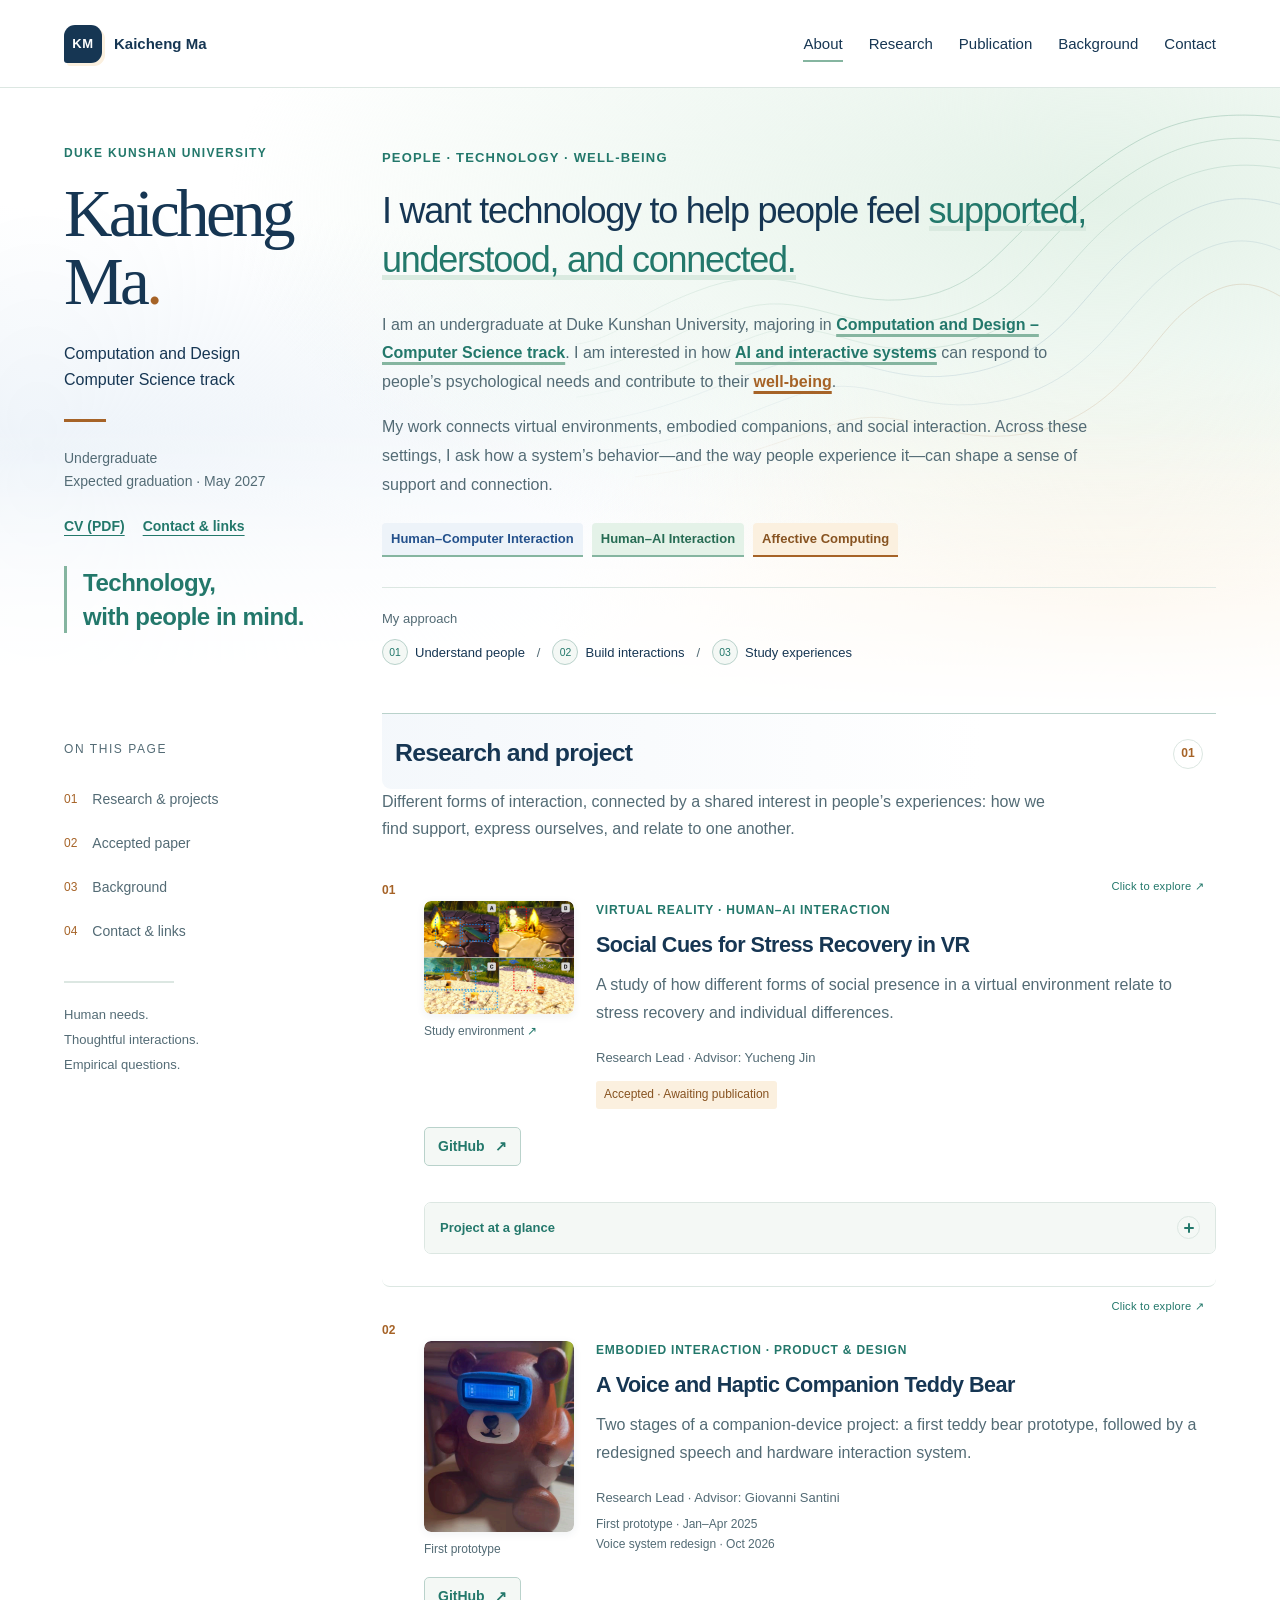
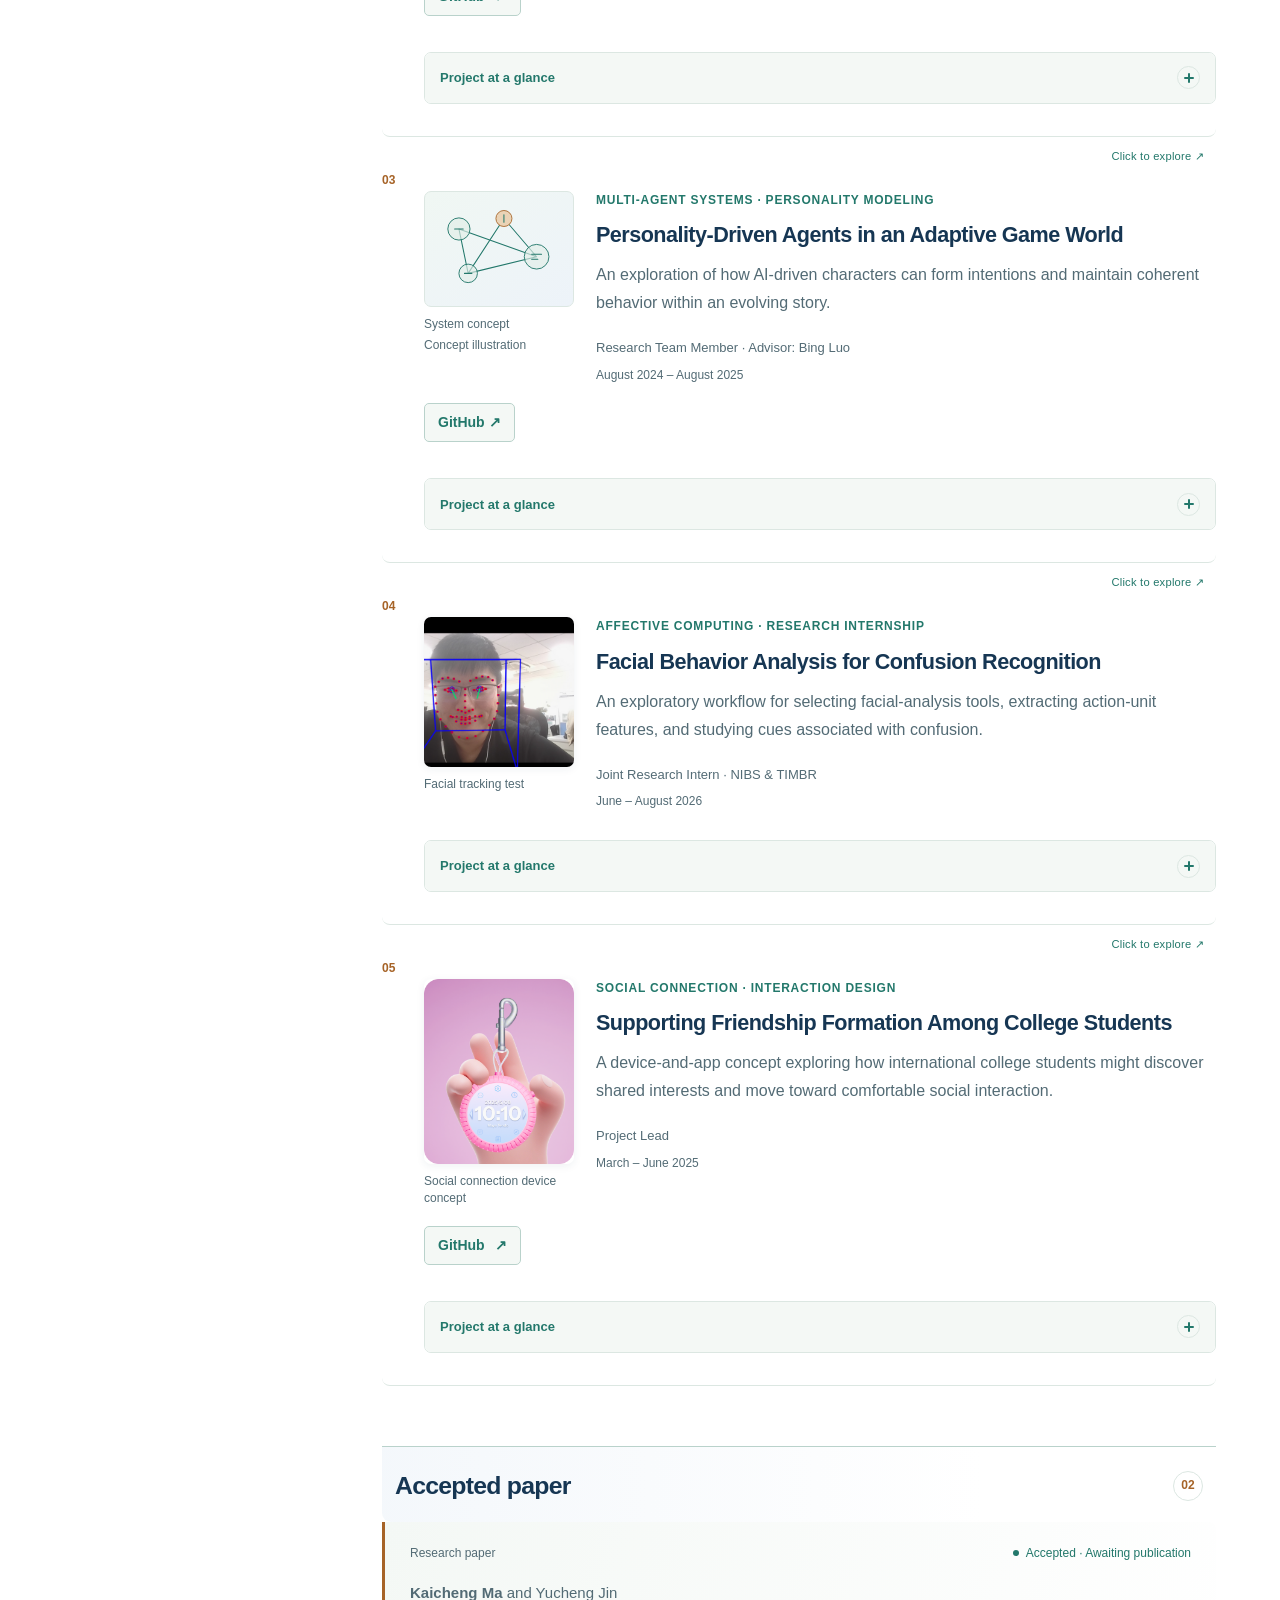
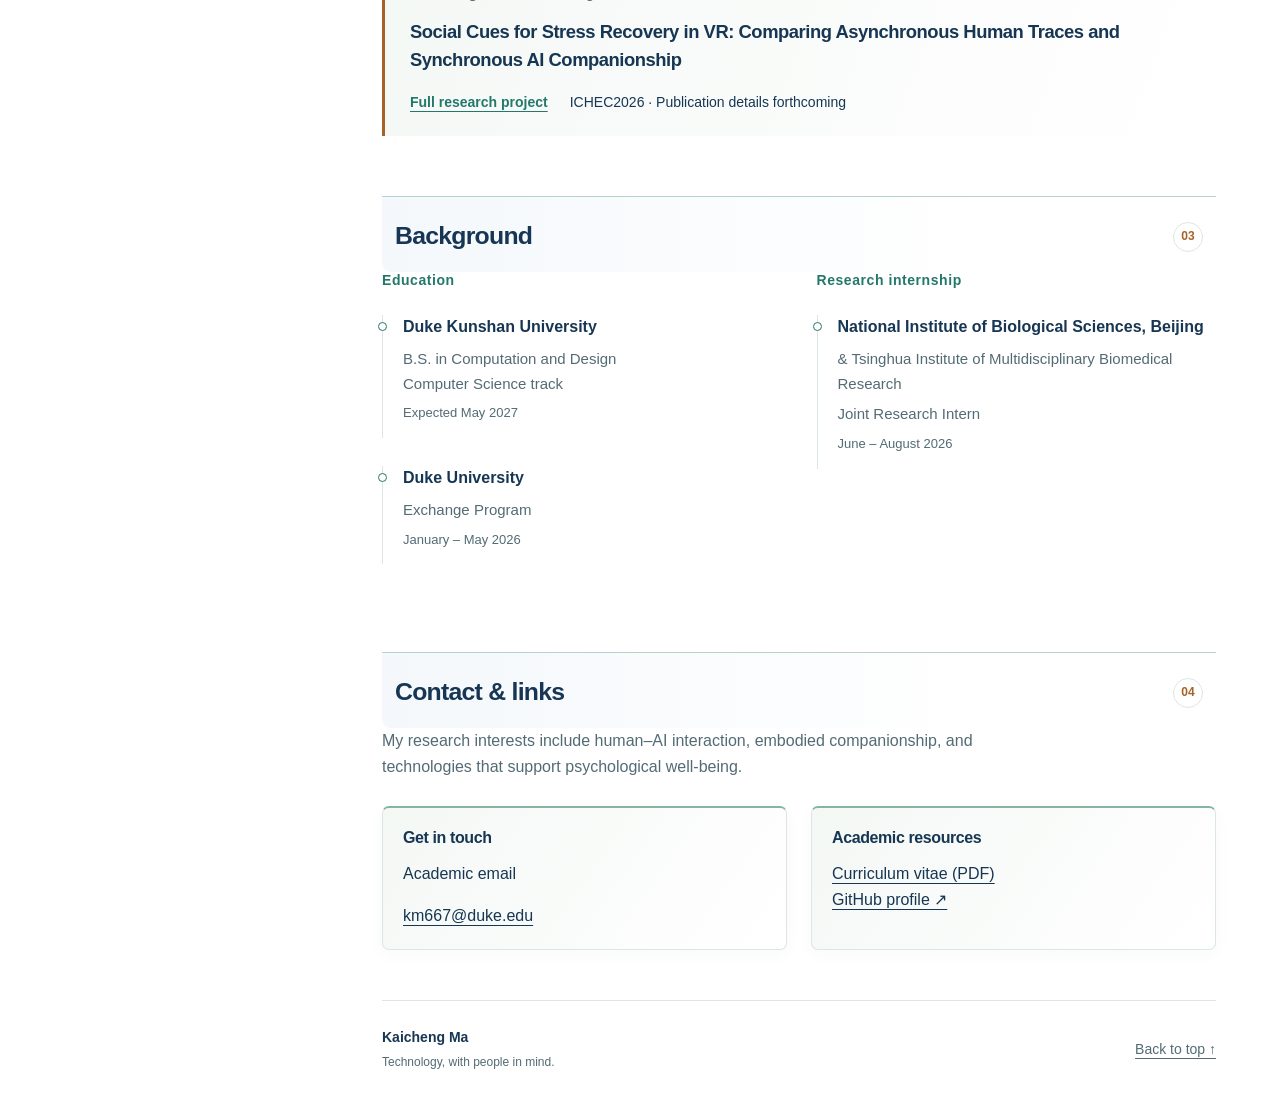
<file: index.html>
<!doctype html>
<html lang="en">
<head>
  <meta charset="UTF-8">
  <meta name="viewport" content="width=device-width, initial-scale=1">
  <meta name="robots" content="noindex,nofollow">
  <meta name="description" content="Kaicheng Ma studies human–AI interaction, virtual reality, and technology for psychological well-being.">
  <title>Kaicheng Ma — Academic profile</title>
  <link rel="icon" type="image/svg+xml" href="favicon.svg">
  <link rel="stylesheet" href="styles.css"><link rel="stylesheet" href="palettes.css?v=3"><link rel="stylesheet" href="layouts.css?v=1"><link rel="stylesheet" href="academic.css?v=9">
<link rel="stylesheet" href="interaction-polish.css?v=3"><link rel="stylesheet" href="reading-motion.css?v=3"></head>
<body data-style="a" data-palette="ocean" data-layout="a">
  <a class="skip-link" href="#main">Skip to content</a>
  <div class="site">
    <!-- Navigation stays identical so the design variants can be compared fairly. -->
    <header class="site-header">
      <a class="wordmark" href="#about" aria-label="Kaicheng Ma, home"><span class="monogram">KM</span><span>Kaicheng Ma</span></a>
      <nav aria-label="Main navigation"><a href="#about">About</a><a href="#research">Research</a><a href="#publication">Publication</a><a href="#background">Background</a><a href="#contact">Contact</a></nav>
    </header>
    <main id="main">
      <!-- Identity and research interests form the shared introductory content. -->
      <section class="introduction" id="about" aria-labelledby="name">
        <div class="identity">
          <p class="eyebrow">Duke Kunshan University</p>
          <h1 id="name">Kaicheng <br>Ma<span class="name-dot">.</span></h1>
          <p class="identity-detail">Computation and Design <br>Computer Science track</p>
          <div class="identity-rule" aria-hidden="true"></div>
          <p class="degree">Undergraduate <br>Expected graduation · May 2027</p><div class="profile-links" aria-label="Profile resources"><a href="documents/Kaicheng-Ma-CV.pdf" data-resource="cv" target="_blank" rel="noopener">CV (PDF)</a><a href="#contact">Contact & links</a></div><nav class="profile-nav" aria-label="Profile section navigation"><a href="#about">About</a><a href="#publication">Accepted paper</a><a href="#research">Research & projects</a><a href="#background">Background</a><a href="#contact">Contact</a></nav>

          <!-- The personal slogan replaces the abstract illustration and remains accessible text. -->
          <p class="identity-slogan">Technology,<br>with people in mind.</p>
        </div>
        <div class="biography">
          <p class="intro-kicker">People · Technology · Well-being</p>
          <p class="intro-lead">I want technology to help people feel <em>supported, understood, and connected.</em></p>
          <p>I am an undergraduate at Duke Kunshan University, majoring in <strong class="bio-highlight">Computation and Design – Computer Science track</strong>. I am interested in how <strong class="bio-highlight">AI and interactive systems</strong> can respond to people’s psychological needs and contribute to their <strong class="bio-highlight warm-highlight">well-being</strong>.</p>
          <p>My work connects virtual environments, embodied companions, and social interaction. Across these settings, I ask how a system’s behavior—and the way people experience it—can shape a sense of support and connection.</p>
          <ul class="interests" aria-label="Research interests"><li>Human–Computer Interaction</li><li>Human–AI Interaction</li><li>Affective Computing</li></ul>
          <div class="approach" aria-label="Research approach"><span class="approach-label">My approach</span><span>Understand people</span><i aria-hidden="true">/</i><span>Build interactions</span><i aria-hidden="true">/</i><span>Study experiences</span></div>

        </div>
      </section>
      <div class="reading-layout">
        <aside class="reading-rail" aria-label="Page guide">
          <p class="rail-label">On this page</p>
          <nav aria-label="Section navigation"><a href="#research"><span>01</span>Research & projects</a><a href="#publication"><span>02</span>Accepted paper</a><a href="#background"><span>03</span>Background</a><a href="#contact"><span>04</span>Contact & links</a></nav>
          <div class="reading-track" aria-hidden="true"><span></span></div>
          <p class="rail-note">Human needs.<br>Thoughtful interactions.<br>Empirical questions.</p>
        </aside>
      <div class="content-area">
        <section class="research-section" id="research" aria-labelledby="research-title">
          <div class="section-heading"><h2 id="research-title">Research and project</h2><span class="section-number" aria-hidden="true">01</span></div>
          <p class="section-intro">Different forms of interaction, connected by a shared interest in people’s experiences: how we find support, express ourselves, and relate to one another.</p>
          <!-- All five projects use the same row hierarchy; detailed findings stay inside the disclosure. -->
          <div class="project-list">
            <article class="project-row" id="project-vr"><span class="project-click-hint" aria-hidden="true">Click to explore ↗</span><span class="project-index" aria-hidden="true">01</span>
              <div class="project-body">
                <figure class="project-thumbnail"><a href="projects/vr.html" aria-label="Explore the VR project"><img src="assets/scene-comparison.webp" width="1800" height="1350" alt="VR study scenes comparing traces of human activity with an embodied AI companion during marshmallow roasting and fishing."></a><figcaption>Study environment <span aria-hidden="true">↗</span></figcaption></figure>
                <p class="project-category">Virtual reality · Human–AI interaction</p>
                <h3><a class="project-card-link" href="projects/vr.html">Social Cues for Stress Recovery in VR</a></h3>
                <p>A study of how different forms of social presence in a virtual environment relate to stress recovery and individual differences.</p>
                <p class="role">Research Lead · Advisor: Yucheng Jin</p>
                <div class="project-actions"><span class="status">Accepted · Awaiting publication</span></div>
              </div>
          <div class="project-visible-resources"><a class="github-link" href="https://github.com/Kaicheng-Ma/vr-embodied-companion" target="_blank" rel="noopener noreferrer" aria-label="View this project on GitHub (opens in a new tab)">GitHub <span aria-hidden="true">↗</span></a></div><details class="study-details" id="vr-details"><summary>Project at a glance <span aria-hidden="true">+</span></summary><div class="overview-panels"><div><h4>Focus</h4><p>How do traces of human activity and a responsive AI companion shape a restorative VR experience?</p></div><div><h4>My contribution</h4><p>Study design, Unity development, embodied AI integration, and a within-subjects experiment.</p></div><div><h4>Project form</h4><p>Experimental research · Accepted, awaiting publication</p></div></div><div class="project-resource-links"></div></details>
            </article>
            <!-- Project covers use the images explicitly selected by the user. -->
            <article class="project-row" id="project-companion"><span class="project-click-hint" aria-hidden="true">Click to explore ↗</span><span class="project-index" aria-hidden="true">02</span><div class="project-body"><figure class="project-thumbnail"><a href="projects/companion.html"><img src="assets/companion-cover.png" alt="Companion bear prototype with a blue eye display"></a><figcaption>First prototype</figcaption></figure><p class="project-category">Embodied interaction · Product & design</p><h3><a class="project-card-link" href="projects/companion.html">A Voice and Haptic Companion Teddy Bear</a></h3><p>Two stages of a companion-device project: a first teddy bear prototype, followed by a redesigned speech and hardware interaction system.</p><p class="role">Research Lead · Advisor: Giovanni Santini</p><p class="project-date">First prototype · Jan–Apr 2025<br>Voice system redesign · Oct 2026</p></div><div class="project-visible-resources"><a class="github-link" href="https://github.com/Kaicheng-Ma/Prototype-Design-of-a-Companion-Teddy-Bear-Product-Based-on-AI-Voice-Interaction-and-Haptic-Feedback" target="_blank" rel="noopener noreferrer" aria-label="View this project on GitHub (opens in a new tab)">GitHub <span aria-hidden="true">↗</span></a></div><details class="study-details" id="companion-details"><summary>Project at a glance <span aria-hidden="true">+</span></summary><div class="overview-panels"><div><h4>Focus</h4><p>How can conversation and physical feedback make a companion device more approachable?</p></div><div><h4>My contribution</h4><p>Hardware, haptic and visual feedback, prototype assembly, and a later voice-system redesign.</p></div><div><h4>Project form</h4><p>Physical prototype + voice-control system</p></div></div><div class="project-resource-links"></div></details></article>
            <article class="project-row" id="project-agents"><span class="project-click-hint" aria-hidden="true">Click to explore ↗</span><span class="project-index" aria-hidden="true">03</span><div class="project-body"><figure class="project-thumbnail concept-figure"><div class="concept-art"><svg viewBox="0 0 240 160" role="img" aria-label="Concept illustration: Personality & agent dialogue. Not a prototype photograph or experimental data."><path class="sketch-line" d="m55 47 126 45M55 47l15 72 111-27-53-62-58 89"/><circle cx="55" cy="47" r="18" class="sketch-fill"/><circle cx="128" cy="30" r="13" class="sketch-warm"/><circle cx="181" cy="92" r="20" class="sketch-fill"/><circle cx="70" cy="119" r="15" class="sketch-fill"/><path class="sketch-line" d="M48 47h14M128 24v12M173 88h16m-16 8h10M64 119h12"/></svg></div><figcaption>System concept<small>Concept illustration</small></figcaption></figure><p class="project-category">Multi-agent systems · Personality modeling</p><h3><a class="project-card-link" href="projects/agents.html">Personality-Driven Agents in an Adaptive Game World</a></h3><p>An exploration of how AI-driven characters can form intentions and maintain coherent behavior within an evolving story.</p><p class="role">Research Team Member · Advisor: Bing Luo</p><p class="project-date">August 2024 – August 2025</p></div><div class="project-visible-resources"><a class="github-link" href="https://github.com/Kaicheng-Ma/npc-intention-framework" target="_blank" rel="noopener noreferrer">GitHub ↗</a></div><details class="study-details" id="agents-details"><summary>Project at a glance <span aria-hidden="true">+</span></summary><div class="overview-panels"><div><h4>Focus</h4><p>How can AI characters respond to a player while retaining their own traits and goals?</p></div><div><h4>My contribution</h4><p>NPC dialogue workflows, personality-model exploration, and intention-generation prototypes.</p></div><div><h4>Project form</h4><p>Team research · NPC behavior prototypes</p></div></div></details></article>
            <article class="project-row" id="project-confusion"><span class="project-click-hint" aria-hidden="true">Click to explore ↗</span><span class="project-index" aria-hidden="true">04</span><div class="project-body"><figure class="project-thumbnail face-cover"><a href="projects/confusion.html"><img src="assets/confusion-tracking.png" alt="My facial landmark and action-unit tracking test"></a><figcaption>Facial tracking test</figcaption></figure><p class="project-category">Affective computing · Research internship</p><h3><a class="project-card-link" href="projects/confusion.html">Facial Behavior Analysis for Confusion Recognition</a></h3><p>An exploratory workflow for selecting facial-analysis tools, extracting action-unit features, and studying cues associated with confusion.</p><p class="role">Joint Research Intern · NIBS & TIMBR</p><p class="project-date">June – August 2026</p></div><details class="study-details" id="confusion-details"><summary>Project at a glance <span aria-hidden="true">+</span></summary><div class="overview-panels"><div><h4>Focus</h4><p>How can facial behavior features support the study of confusion in learning contexts?</p></div><div><h4>My contribution</h4><p>Tool and dataset comparison, feature-extraction workflows, and exploratory model development.</p></div><div><h4>Project form</h4><p>Research internship · Analysis pipeline</p></div></div></details></article>
            <article class="project-row" id="project-friendship"><span class="project-click-hint" aria-hidden="true">Click to explore ↗</span><span class="project-index" aria-hidden="true">05</span><div class="project-body"><figure class="project-thumbnail"><a href="projects/friendship.html"><img src="assets/friendship-cover.png" alt="Pink clip-on social connection device concept held in a hand"></a><figcaption>Social connection device concept</figcaption></figure><p class="project-category">Social connection · Interaction design</p><h3><a class="project-card-link" href="projects/friendship.html">Supporting Friendship Formation Among College Students</a></h3><p>A device-and-app concept exploring how international college students might discover shared interests and move toward comfortable social interaction.</p><p class="role">Project Lead</p><p class="project-date">March – June 2025</p></div><div class="project-visible-resources"><a class="github-link" href="https://github.com/Kaicheng-Ma/Social-matching-devices-and-apps-to-address-college-students-dating-challenges" target="_blank" rel="noopener noreferrer" aria-label="View this project on GitHub (opens in a new tab)">GitHub <span aria-hidden="true">↗</span></a></div><details class="study-details" id="friendship-details"><summary>Project at a glance <span aria-hidden="true">+</span></summary><div class="overview-panels"><div><h4>Focus</h4><p>How can an interaction make the first step toward friendship feel more manageable?</p></div><div><h4>My contribution</h4><p>User research, an interest taxonomy, interface design, and physical prototyping.</p></div><div><h4>Project form</h4><p>Product design · Device and app concept</p></div></div><div class="project-resource-links"></div></details></article>
          </div>
        </section>
        <section class="publication-section" id="publication" aria-labelledby="publication-title">
          <div class="section-heading"><h2 id="publication-title">Accepted paper</h2><span class="section-number" aria-hidden="true">02</span></div>
          <article class="publication"><div class="paper-label"><span>Research paper</span><span class="paper-state-dot">Accepted · Awaiting publication</span></div><p class="publication-authors"><strong>Kaicheng Ma</strong> and Yucheng Jin</p><h3>Social Cues for Stress Recovery in VR: Comparing Asynchronous Human Traces and Synchronous AI Companionship</h3><div class="paper-resources"><a href="projects/vr.html">Full research project</a><span>ICHEC2026 · Publication details forthcoming</span></div></article>
        </section>
        <section class="background-section" id="background" aria-labelledby="background-title">
          <div class="section-heading"><h2 id="background-title">Background</h2><span class="section-number" aria-hidden="true">03</span></div>
          <div class="background-grid"><div><h3>Education</h3><div class="background-item"><h4>Duke Kunshan University</h4><p>B.S. in Computation and Design<br>Computer Science track</p><p class="date">Expected May 2027</p></div><div class="background-item"><h4>Duke University</h4><p>Exchange Program</p><p class="date">January – May 2026</p></div></div><div><h3>Research internship</h3><div class="background-item"><h4>National Institute of Biological Sciences, Beijing</h4><p>& Tsinghua Institute of Multidisciplinary Biomedical Research</p><p>Joint Research Intern</p><p class="date">June – August 2026</p></div></div></div>
        </section>
        <section class="contact-section" id="contact" aria-labelledby="contact-title">
  <div class="section-heading"><h2 id="contact-title">Contact & links</h2><span class="section-number" aria-hidden="true">04</span></div>
  <p class="section-intro">My research interests include human–AI interaction, embodied companionship, and technologies that support psychological well-being.</p>
  <div class="contact-grid">
    <div class="contact-slot"><h3>Get in touch</h3><p>Academic email</p><a href="mailto:km667@duke.edu">km667@duke.edu</a></div>
    <div class="contact-slot"><h3>Academic resources</h3><a href="documents/Kaicheng-Ma-CV.pdf" data-resource="cv" target="_blank" rel="noopener">Curriculum vitae (PDF)</a><p><a href="https://github.com/Kaicheng-Ma" target="_blank" rel="noopener noreferrer">GitHub profile ↗</a></p></div>
  </div>
</section>
<footer><span><strong>Kaicheng Ma</strong><br><span class="footer-note">Technology, with people in mind.</span></span><a href="#about">Back to top <span aria-hidden="true">↑</span></a></footer>
      </div>
      </div>
    </main>
  </div>
  <!-- The native dialog supports Escape and restores focus to the source-image link. -->
  <dialog class="image-dialog" aria-labelledby="image-dialog-title"><div class="dialog-toolbar"><h2 id="image-dialog-title">VR study environment</h2><button type="button" class="dialog-close" aria-label="Close enlarged image">Close <span aria-hidden="true">×</span></button></div><img src="assets/scene-comparison.webp" width="1800" height="1350" alt="Four study screenshots comparing human traces and AI companionship in VR."><p>Source figure from the AI–VR study. Panels compare human traces and an embodied AI companion during marshmallow roasting and fishing.</p></dialog>
  <script src="academic.js?v=7"></script>
<script src="interaction-polish.js?v=1"></script><script src="site-content.js?v=1"></script><script src="reading-motion.js?v=1"></script></body>
</html>
</file>
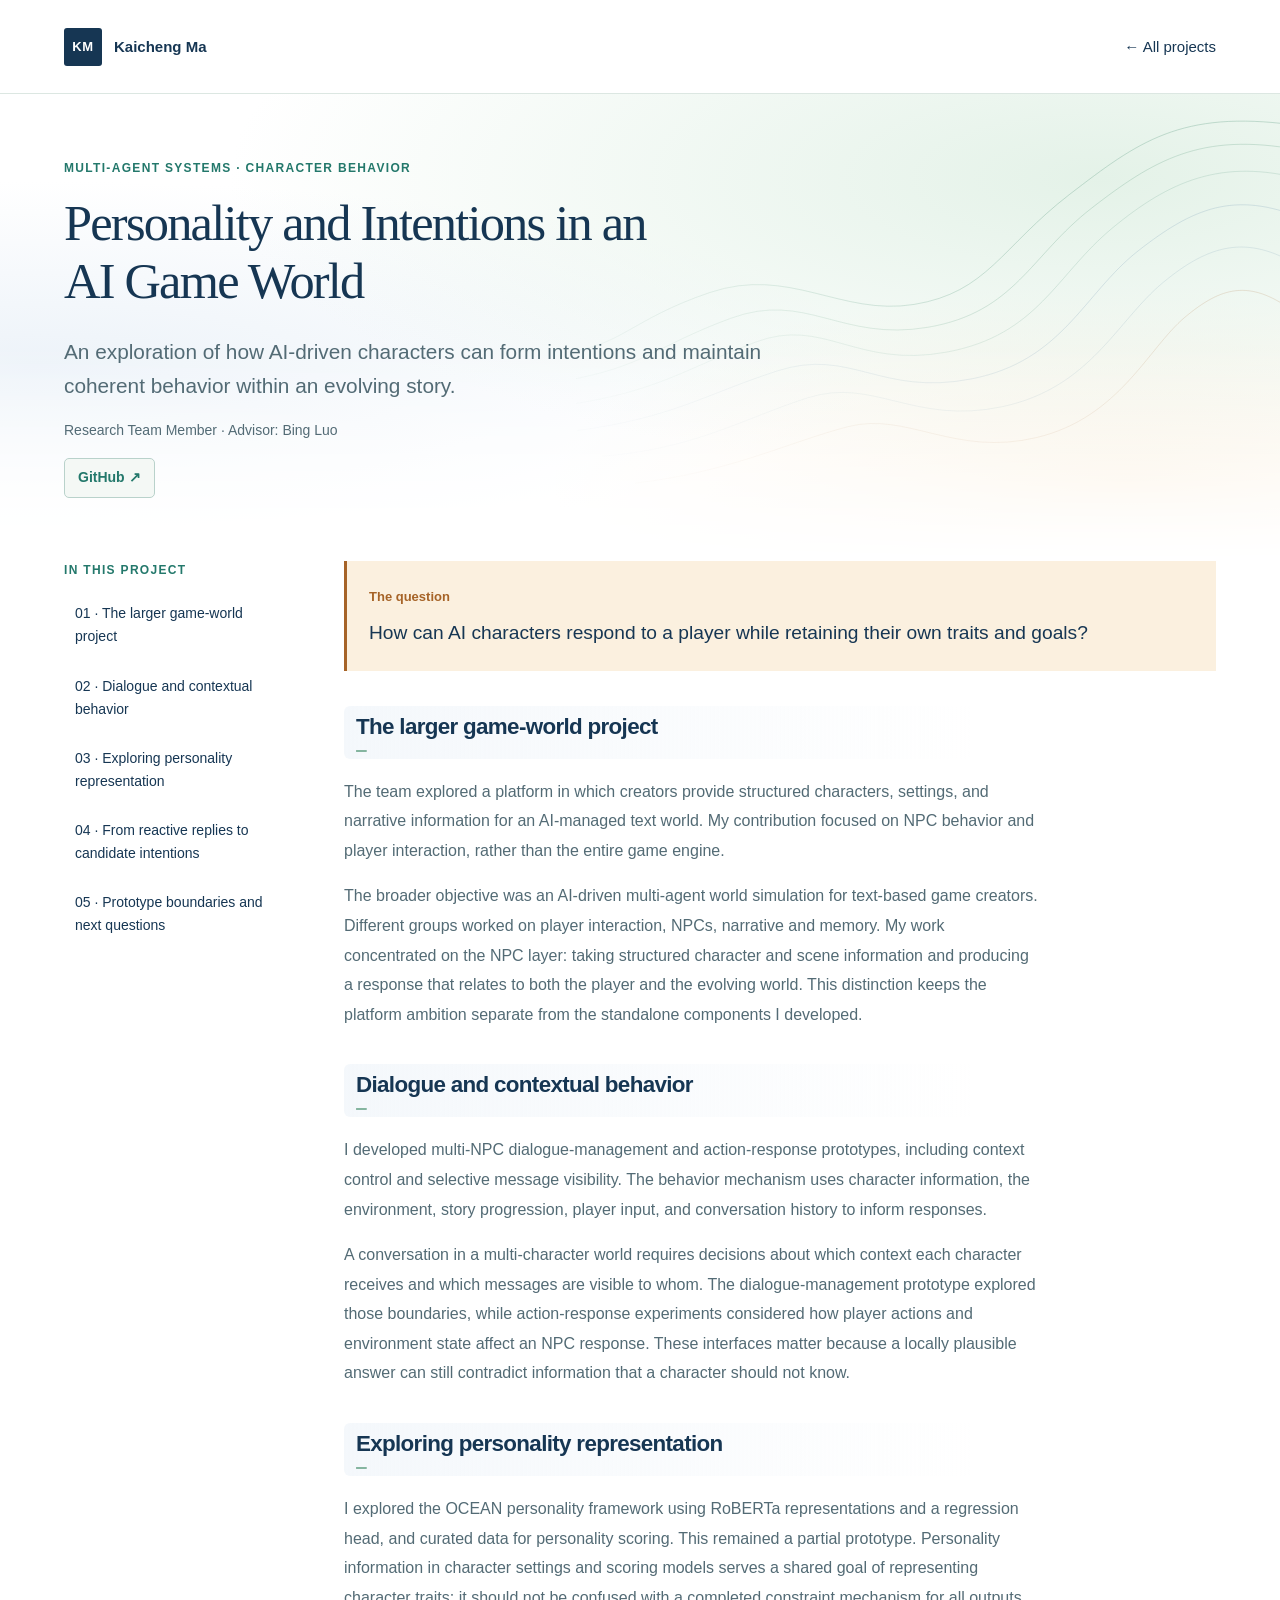
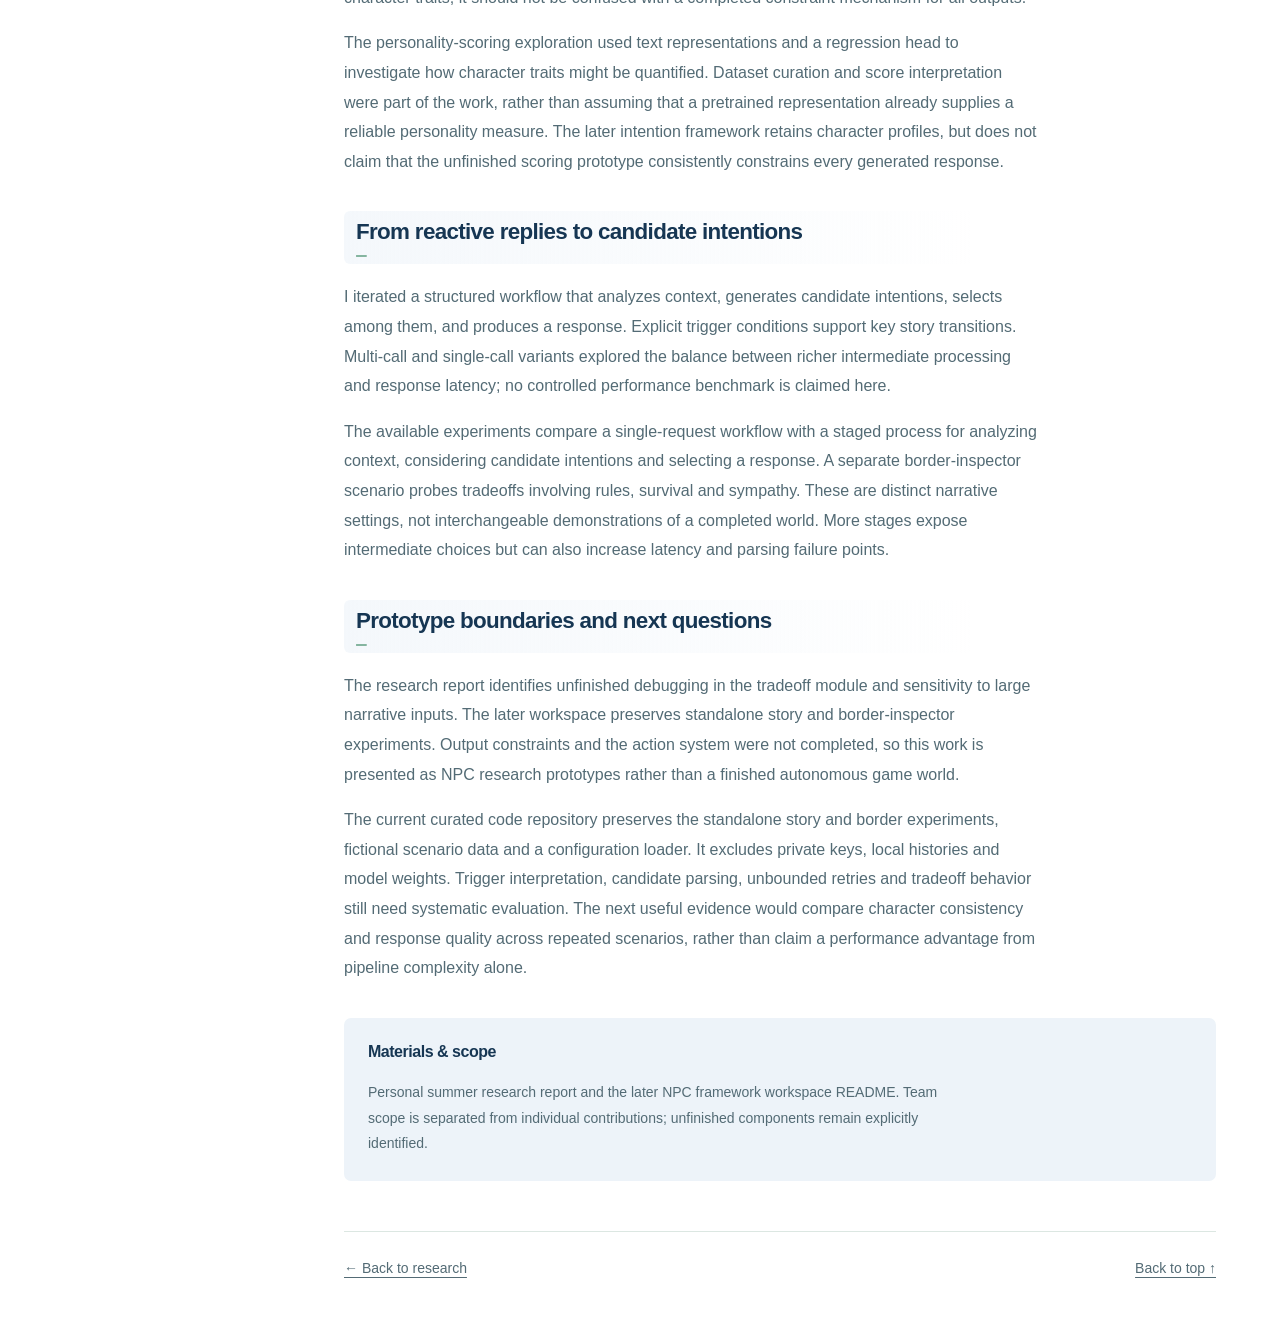
<file: projects/agents.html>
<!doctype html><html lang="en"><head><meta charset="utf-8"><meta name="viewport" content="width=device-width,initial-scale=1"><meta name="robots" content="noindex,nofollow"><title>Personality and Intentions in an AI Game World — Kaicheng Ma</title><link rel="icon" href="../favicon.svg"><link rel="stylesheet" href="../styles.css"><link rel="stylesheet" href="../palettes.css"><link rel="stylesheet" href="project.css?v=3"><link rel="stylesheet" href="../reading-motion.css?v=3"></head><body id="top" data-palette="ocean"><a class="skip-link" href="#project-content">Skip to project</a><div class="project-site"><header class="site-header"><a class="wordmark" href="../index.html"><span class="monogram">KM</span>Kaicheng Ma</a><nav aria-label="Project navigation"><a href="../index.html#project-agents">← All projects</a></nav></header><main><header class="project-hero"><p class="eyebrow">Multi-agent systems · Character behavior</p><h1>Personality and Intentions in an AI Game World</h1><p class="project-lead">An exploration of how AI-driven characters can form intentions and maintain coherent behavior within an evolving story.</p><p class="role">Research Team Member · Advisor: Bing Luo</p><div class="project-resource-links"><a class="github-link" href="https://github.com/Kaicheng-Ma/npc-intention-framework" target="_blank" rel="noopener noreferrer">GitHub ↗</a></div></header><div class="project-grid"><aside><p class="eyebrow">In this project</p><nav aria-label="On this page"><a href="#part-0">01 · The larger game-world project</a><a href="#part-1">02 · Dialogue and contextual behavior</a><a href="#part-2">03 · Exploring personality representation</a><a href="#part-3">04 · From reactive replies to candidate intentions</a><a href="#part-4">05 · Prototype boundaries and next questions</a></nav></aside><article id="project-content"><div class="project-question"><span>The question</span><p>How can AI characters respond to a player while retaining their own traits and goals?</p></div><section id="part-0"><h2>The larger game-world project</h2><p>The team explored a platform in which creators provide structured characters, settings, and narrative information for an AI-managed text world. My contribution focused on NPC behavior and player interaction, rather than the entire game engine.</p><p>The broader objective was an AI-driven multi-agent world simulation for text-based game creators. Different groups worked on player interaction, NPCs, narrative and memory. My work concentrated on the NPC layer: taking structured character and scene information and producing a response that relates to both the player and the evolving world. This distinction keeps the platform ambition separate from the standalone components I developed.</p></section><section id="part-1"><h2>Dialogue and contextual behavior</h2><p>I developed multi-NPC dialogue-management and action-response prototypes, including context control and selective message visibility. The behavior mechanism uses character information, the environment, story progression, player input, and conversation history to inform responses.</p><p>A conversation in a multi-character world requires decisions about which context each character receives and which messages are visible to whom. The dialogue-management prototype explored those boundaries, while action-response experiments considered how player actions and environment state affect an NPC response. These interfaces matter because a locally plausible answer can still contradict information that a character should not know.</p></section><section id="part-2"><h2>Exploring personality representation</h2><p>I explored the OCEAN personality framework using RoBERTa representations and a regression head, and curated data for personality scoring. This remained a partial prototype. Personality information in character settings and scoring models serves a shared goal of representing character traits; it should not be confused with a completed constraint mechanism for all outputs.</p><p>The personality-scoring exploration used text representations and a regression head to investigate how character traits might be quantified. Dataset curation and score interpretation were part of the work, rather than assuming that a pretrained representation already supplies a reliable personality measure. The later intention framework retains character profiles, but does not claim that the unfinished scoring prototype consistently constrains every generated response.</p></section><section id="part-3"><h2>From reactive replies to candidate intentions</h2><p>I iterated a structured workflow that analyzes context, generates candidate intentions, selects among them, and produces a response. Explicit trigger conditions support key story transitions. Multi-call and single-call variants explored the balance between richer intermediate processing and response latency; no controlled performance benchmark is claimed here.</p><p>The available experiments compare a single-request workflow with a staged process for analyzing context, considering candidate intentions and selecting a response. A separate border-inspector scenario probes tradeoffs involving rules, survival and sympathy. These are distinct narrative settings, not interchangeable demonstrations of a completed world. More stages expose intermediate choices but can also increase latency and parsing failure points.</p></section><section id="part-4"><h2>Prototype boundaries and next questions</h2><p>The research report identifies unfinished debugging in the tradeoff module and sensitivity to large narrative inputs. The later workspace preserves standalone story and border-inspector experiments. Output constraints and the action system were not completed, so this work is presented as NPC research prototypes rather than a finished autonomous game world.</p><p>The current curated code repository preserves the standalone story and border experiments, fictional scenario data and a configuration loader. It excludes private keys, local histories and model weights. Trigger interpretation, candidate parsing, unbounded retries and tradeoff behavior still need systematic evaluation. The next useful evidence would compare character consistency and response quality across repeated scenarios, rather than claim a performance advantage from pipeline complexity alone.</p></section><section class="source-note"><h2>Materials & scope</h2><p>Personal summer research report and the later NPC framework workspace README. Team scope is separated from individual contributions; unfinished components remain explicitly identified.</p></section><footer><a href="../index.html#project-agents">← Back to research</a><a href="#top">Back to top ↑</a></footer></article></div></main></div><script src="image-explorer.js?v=1"></script><script src="../reading-motion.js?v=1"></script></body></html>
</file>
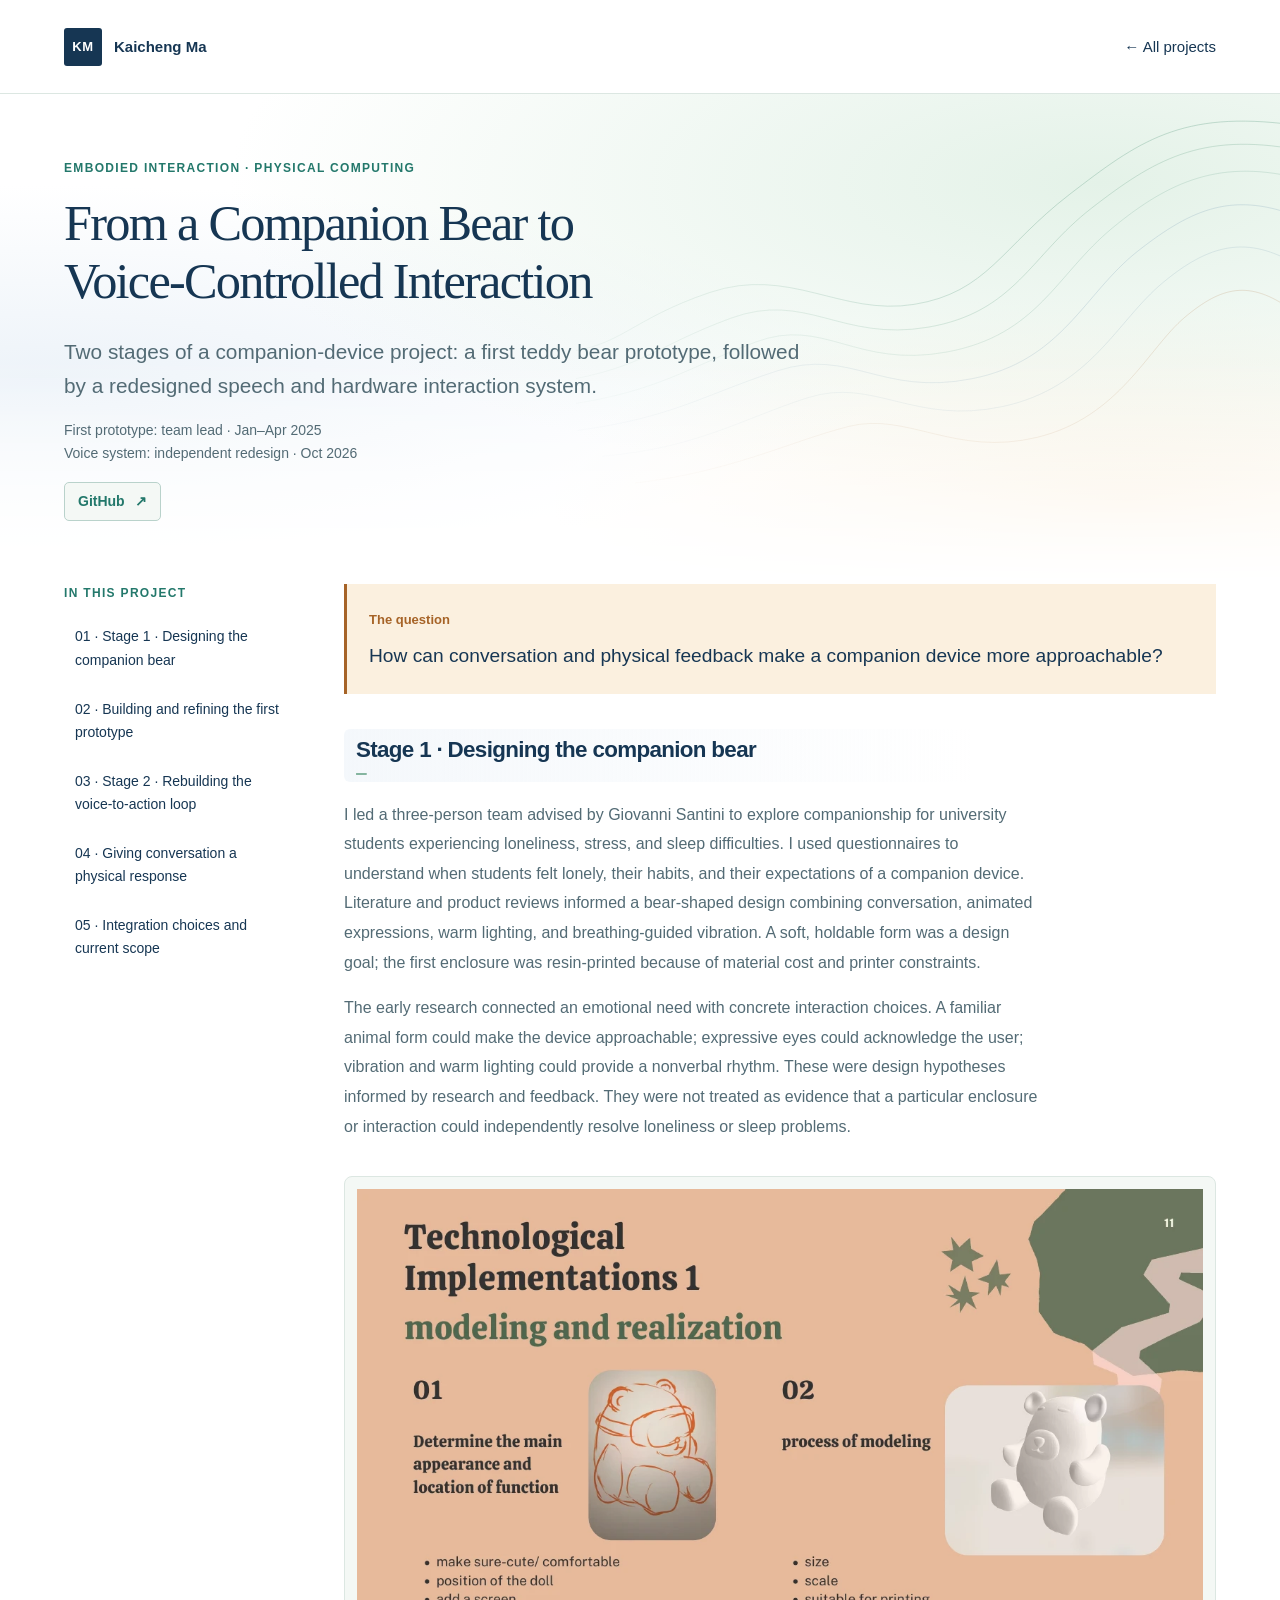
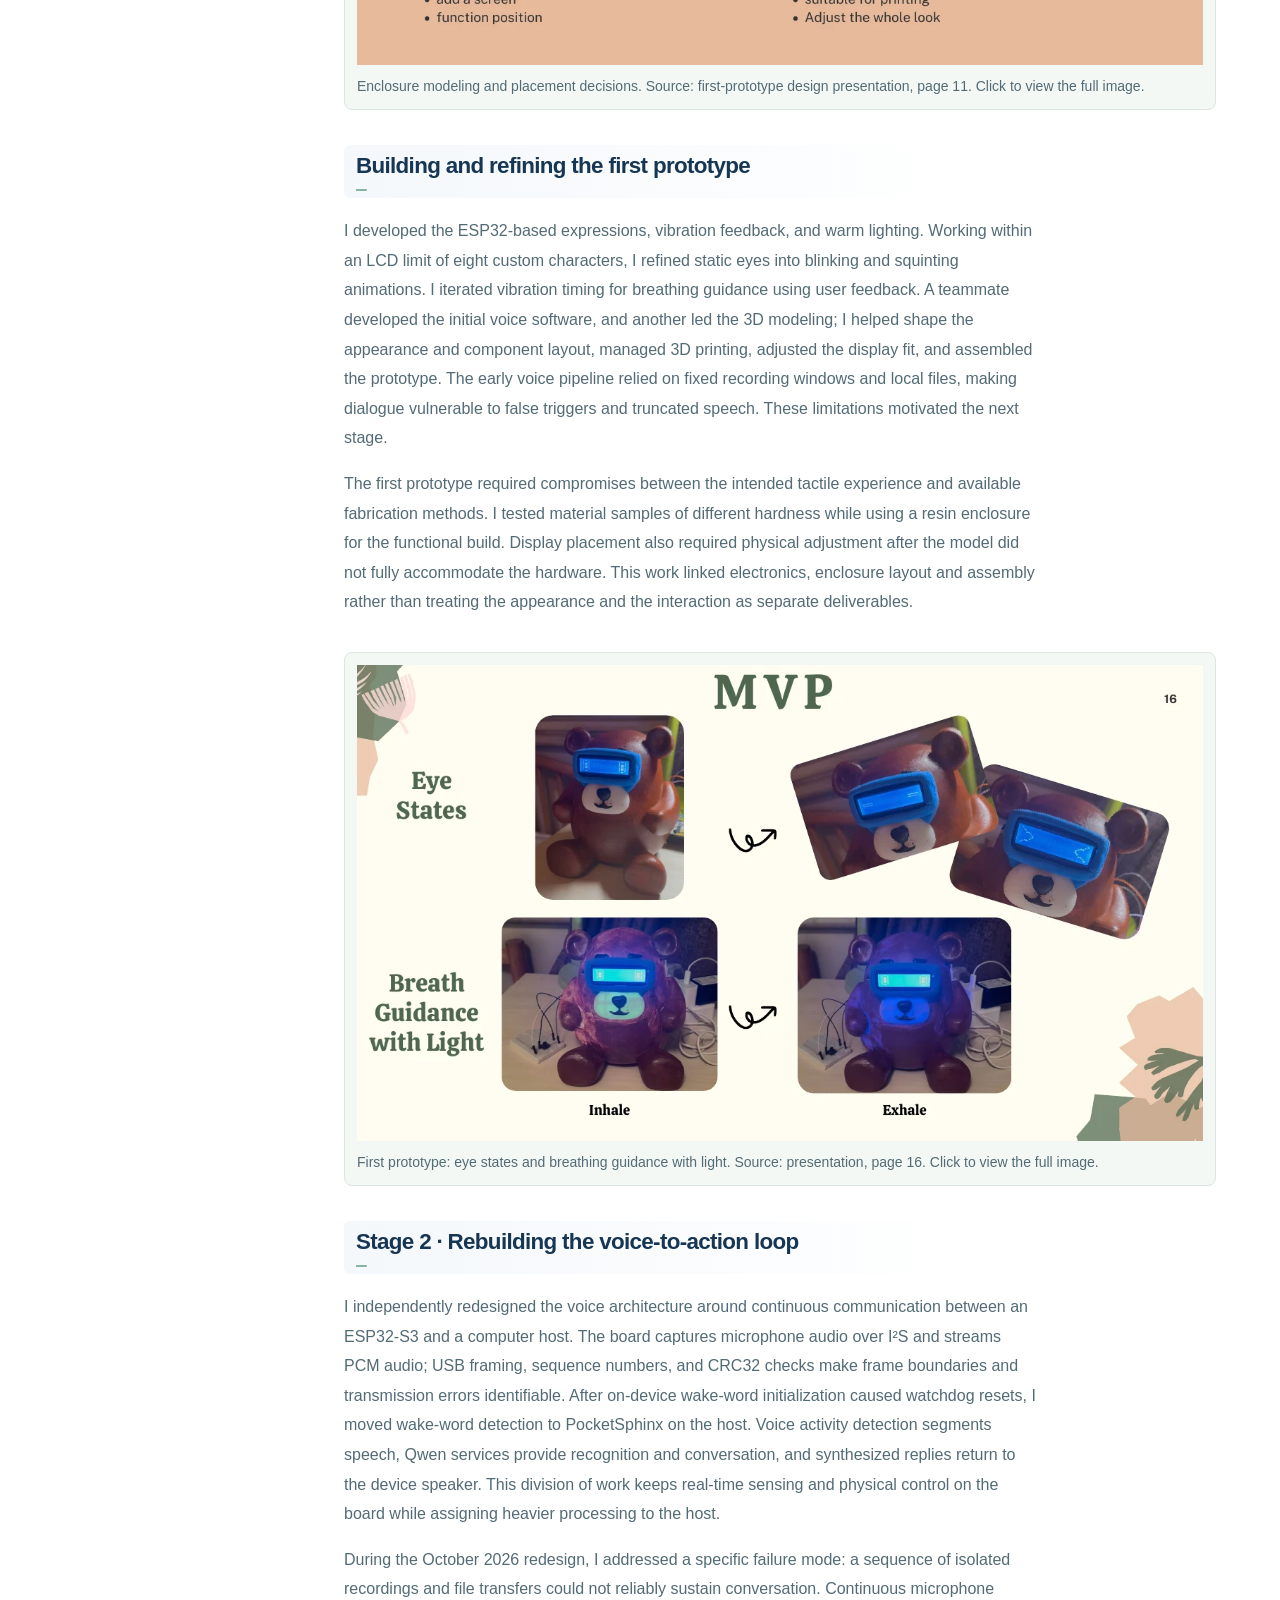
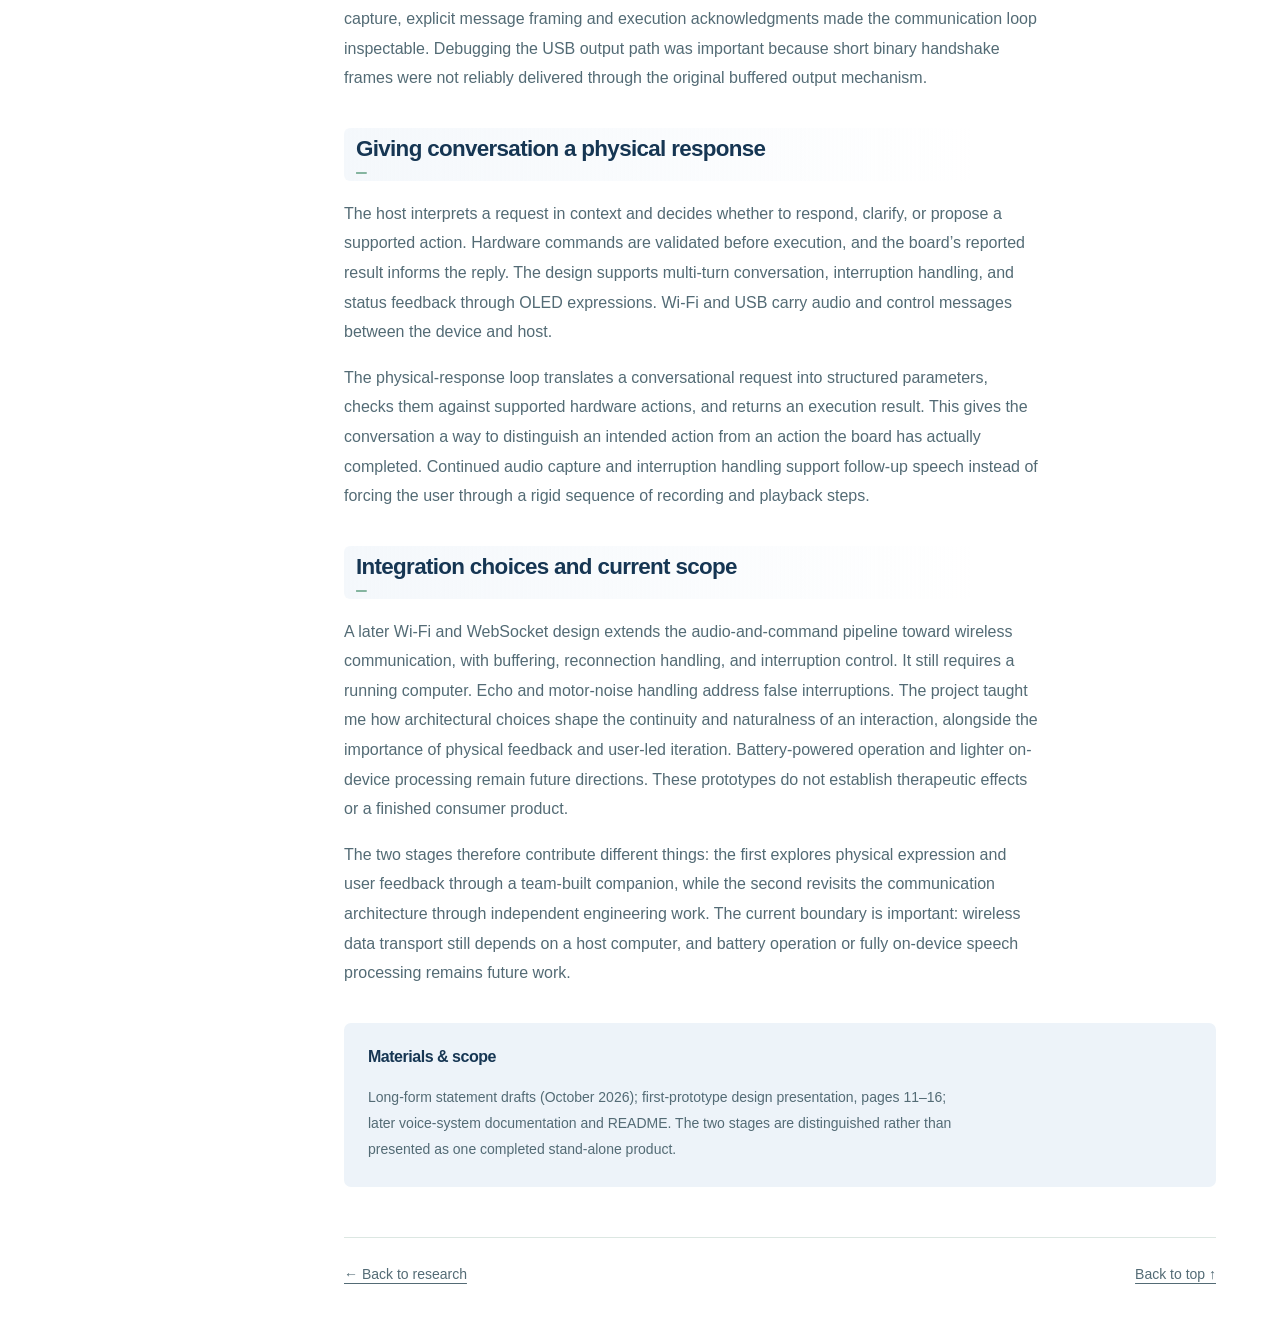
<file: projects/companion.html>
<!doctype html><html lang="en"><head><meta charset="utf-8"><meta name="viewport" content="width=device-width,initial-scale=1"><meta name="robots" content="noindex,nofollow"><title>From a Companion Bear to Voice-Controlled Interaction — Kaicheng Ma</title><link rel="icon" href="../favicon.svg"><link rel="stylesheet" href="../styles.css"><link rel="stylesheet" href="../palettes.css"><link rel="stylesheet" href="project.css?v=3"><link rel="stylesheet" href="../reading-motion.css?v=3"></head><body id="top" data-palette="ocean"><a class="skip-link" href="#project-content">Skip to project</a><div class="project-site"><header class="site-header"><a class="wordmark" href="../index.html"><span class="monogram">KM</span>Kaicheng Ma</a><nav aria-label="Project navigation"><a href="../index.html#project-companion">← All projects</a></nav></header><main><header class="project-hero"><p class="eyebrow">Embodied interaction · Physical computing</p><h1>From a Companion Bear to Voice-Controlled Interaction</h1><p class="project-lead">Two stages of a companion-device project: a first teddy bear prototype, followed by a redesigned speech and hardware interaction system.</p><p class="role">First prototype: team lead · Jan–Apr 2025<br>Voice system: independent redesign · Oct 2026</p><!-- Repository access is distinct from the project narrative. --><div class="project-resource-links"><a class="github-link" href="https://github.com/Kaicheng-Ma/Prototype-Design-of-a-Companion-Teddy-Bear-Product-Based-on-AI-Voice-Interaction-and-Haptic-Feedback" target="_blank" rel="noopener noreferrer" aria-label="View this project on GitHub (opens in a new tab)">GitHub <span aria-hidden="true">↗</span></a></div></header><div class="project-grid"><aside><p class="eyebrow">In this project</p><nav aria-label="On this page"><a href="#part-0">01 · Stage 1 · Designing the companion bear</a><a href="#part-1">02 · Building and refining the first prototype</a><a href="#part-2">03 · Stage 2 · Rebuilding the voice-to-action loop</a><a href="#part-3">04 · Giving conversation a physical response</a><a href="#part-4">05 · Integration choices and current scope</a></nav></aside><article id="project-content"><div class="project-question"><span>The question</span><p>How can conversation and physical feedback make a companion device more approachable?</p></div><!-- Present the two development stages and preserve individual/team attribution. --><section id="part-0"><h2>Stage 1 · Designing the companion bear</h2><p>I led a three-person team advised by Giovanni Santini to explore companionship for university students experiencing loneliness, stress, and sleep difficulties. I used questionnaires to understand when students felt lonely, their habits, and their expectations of a companion device. Literature and product reviews informed a bear-shaped design combining conversation, animated expressions, warm lighting, and breathing-guided vibration. A soft, holdable form was a design goal; the first enclosure was resin-printed because of material cost and printer constraints.</p><p>The early research connected an emotional need with concrete interaction choices. A familiar animal form could make the device approachable; expressive eyes could acknowledge the user; vibration and warm lighting could provide a nonverbal rhythm. These were design hypotheses informed by research and feedback. They were not treated as evidence that a particular enclosure or interaction could independently resolve loneliness or sleep problems.</p></section><figure><a href="../assets/companion-11.webp" target="_blank" rel="noopener"><img src="../assets/companion-11.webp" alt="Enclosure modeling and placement decisions. Source: first-prototype design presentation, page 11." loading="lazy"></a><figcaption>Enclosure modeling and placement decisions. Source: first-prototype design presentation, page 11. Click to view the full image.</figcaption></figure><section id="part-1"><h2>Building and refining the first prototype</h2><p>I developed the ESP32-based expressions, vibration feedback, and warm lighting. Working within an LCD limit of eight custom characters, I refined static eyes into blinking and squinting animations. I iterated vibration timing for breathing guidance using user feedback. A teammate developed the initial voice software, and another led the 3D modeling; I helped shape the appearance and component layout, managed 3D printing, adjusted the display fit, and assembled the prototype. The early voice pipeline relied on fixed recording windows and local files, making dialogue vulnerable to false triggers and truncated speech. These limitations motivated the next stage.</p><p>The first prototype required compromises between the intended tactile experience and available fabrication methods. I tested material samples of different hardness while using a resin enclosure for the functional build. Display placement also required physical adjustment after the model did not fully accommodate the hardware. This work linked electronics, enclosure layout and assembly rather than treating the appearance and the interaction as separate deliverables.</p></section><figure><a href="../assets/companion-16.webp" target="_blank" rel="noopener"><img src="../assets/companion-16.webp" alt="First prototype: eye states and breathing guidance with light. Source: presentation, page 16." loading="lazy"></a><figcaption>First prototype: eye states and breathing guidance with light. Source: presentation, page 16. Click to view the full image.</figcaption></figure><section id="part-2"><h2>Stage 2 · Rebuilding the voice-to-action loop</h2><p>I independently redesigned the voice architecture around continuous communication between an ESP32-S3 and a computer host. The board captures microphone audio over I²S and streams PCM audio; USB framing, sequence numbers, and CRC32 checks make frame boundaries and transmission errors identifiable. After on-device wake-word initialization caused watchdog resets, I moved wake-word detection to PocketSphinx on the host. Voice activity detection segments speech, Qwen services provide recognition and conversation, and synthesized replies return to the device speaker. This division of work keeps real-time sensing and physical control on the board while assigning heavier processing to the host.</p><p>During the October 2026 redesign, I addressed a specific failure mode: a sequence of isolated recordings and file transfers could not reliably sustain conversation. Continuous microphone capture, explicit message framing and execution acknowledgments made the communication loop inspectable. Debugging the USB output path was important because short binary handshake frames were not reliably delivered through the original buffered output mechanism.</p></section><section id="part-3"><h2>Giving conversation a physical response</h2><p>The host interprets a request in context and decides whether to respond, clarify, or propose a supported action. Hardware commands are validated before execution, and the board’s reported result informs the reply. The design supports multi-turn conversation, interruption handling, and status feedback through OLED expressions. Wi-Fi and USB carry audio and control messages between the device and host.</p><p>The physical-response loop translates a conversational request into structured parameters, checks them against supported hardware actions, and returns an execution result. This gives the conversation a way to distinguish an intended action from an action the board has actually completed. Continued audio capture and interruption handling support follow-up speech instead of forcing the user through a rigid sequence of recording and playback steps.</p></section><section id="part-4"><h2>Integration choices and current scope</h2><p>A later Wi-Fi and WebSocket design extends the audio-and-command pipeline toward wireless communication, with buffering, reconnection handling, and interruption control. It still requires a running computer. Echo and motor-noise handling address false interruptions. The project taught me how architectural choices shape the continuity and naturalness of an interaction, alongside the importance of physical feedback and user-led iteration. Battery-powered operation and lighter on-device processing remain future directions. These prototypes do not establish therapeutic effects or a finished consumer product.</p><p>The two stages therefore contribute different things: the first explores physical expression and user feedback through a team-built companion, while the second revisits the communication architecture through independent engineering work. The current boundary is important: wireless data transport still depends on a host computer, and battery operation or fully on-device speech processing remains future work.</p></section><section class="source-note"><h2>Materials & scope</h2><p>Long-form statement drafts (October 2026); first-prototype design presentation, pages 11–16; later voice-system documentation and README. The two stages are distinguished rather than presented as one completed stand-alone product.</p></section><footer><a href="../index.html#project-companion">← Back to research</a><a href="#top">Back to top ↑</a></footer></article></div></main></div><script src="image-explorer.js?v=1"></script><script src="../reading-motion.js?v=1"></script></body></html>
</file>
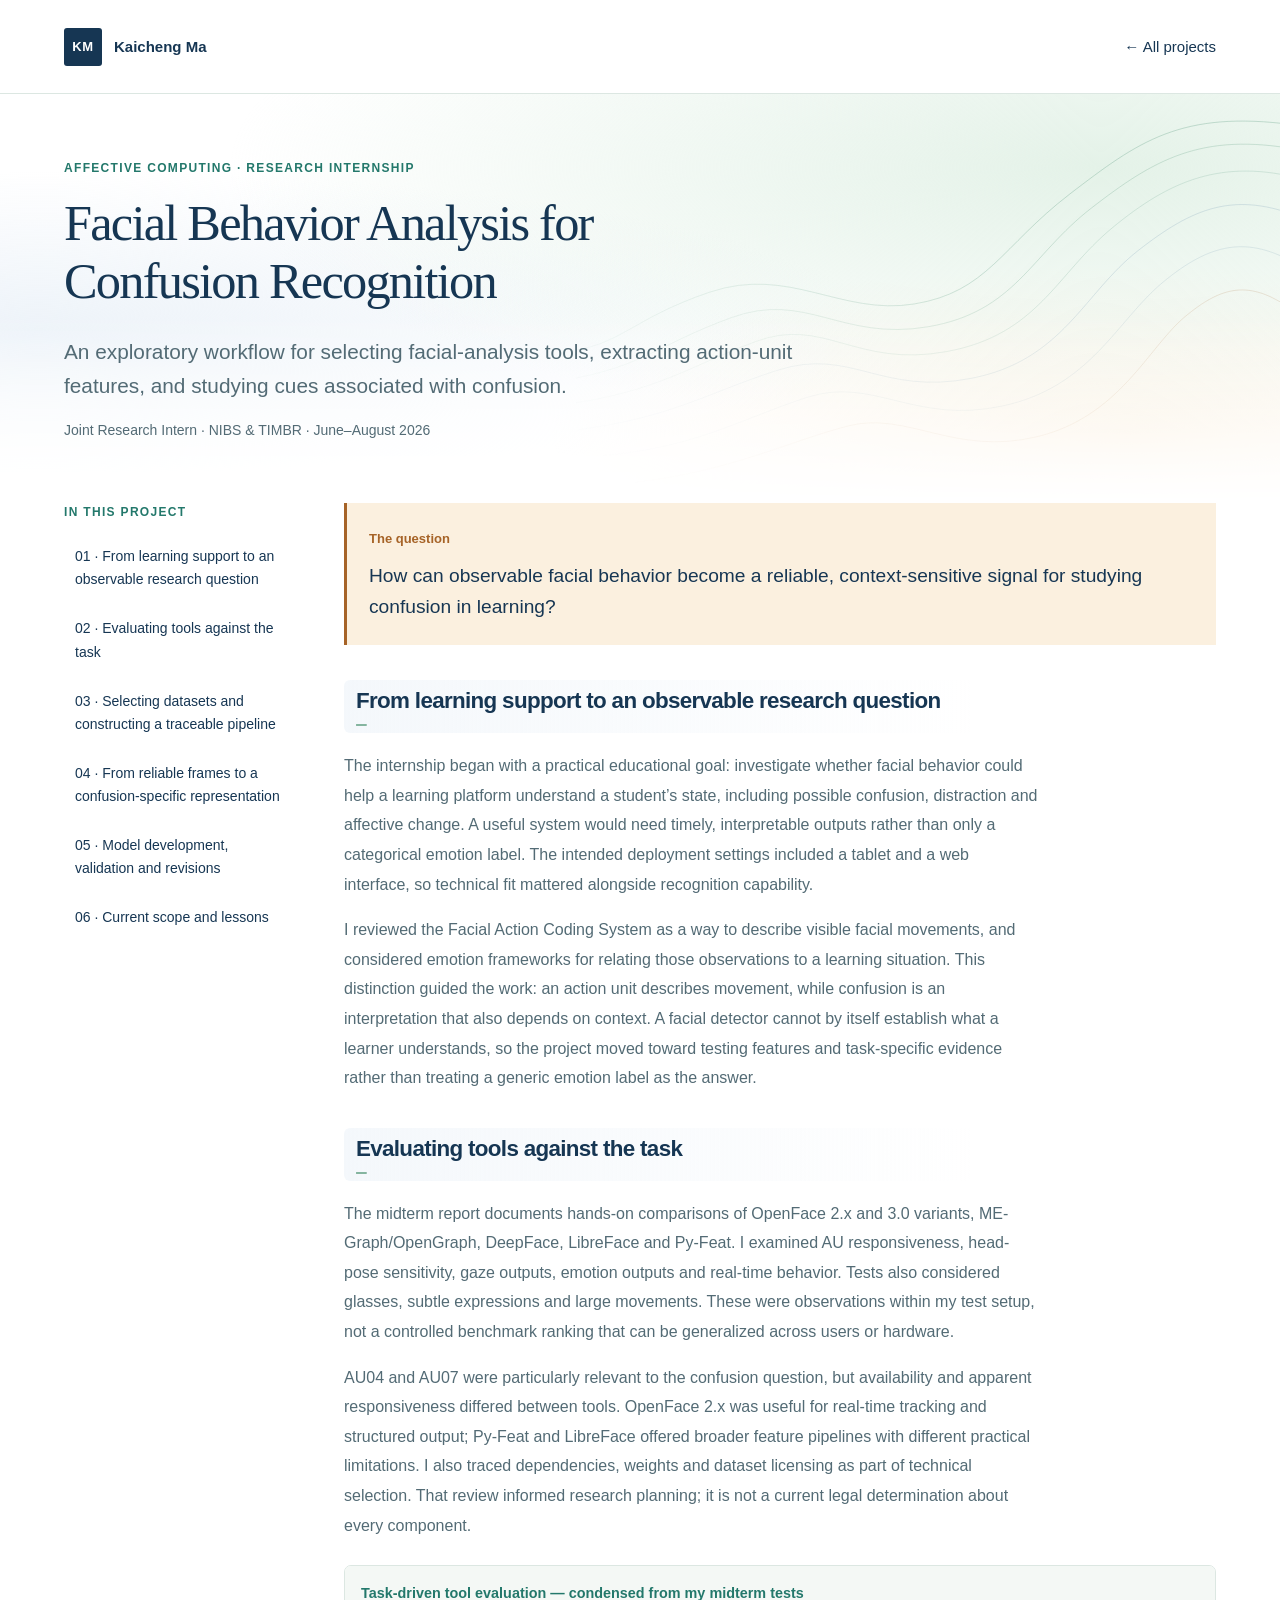
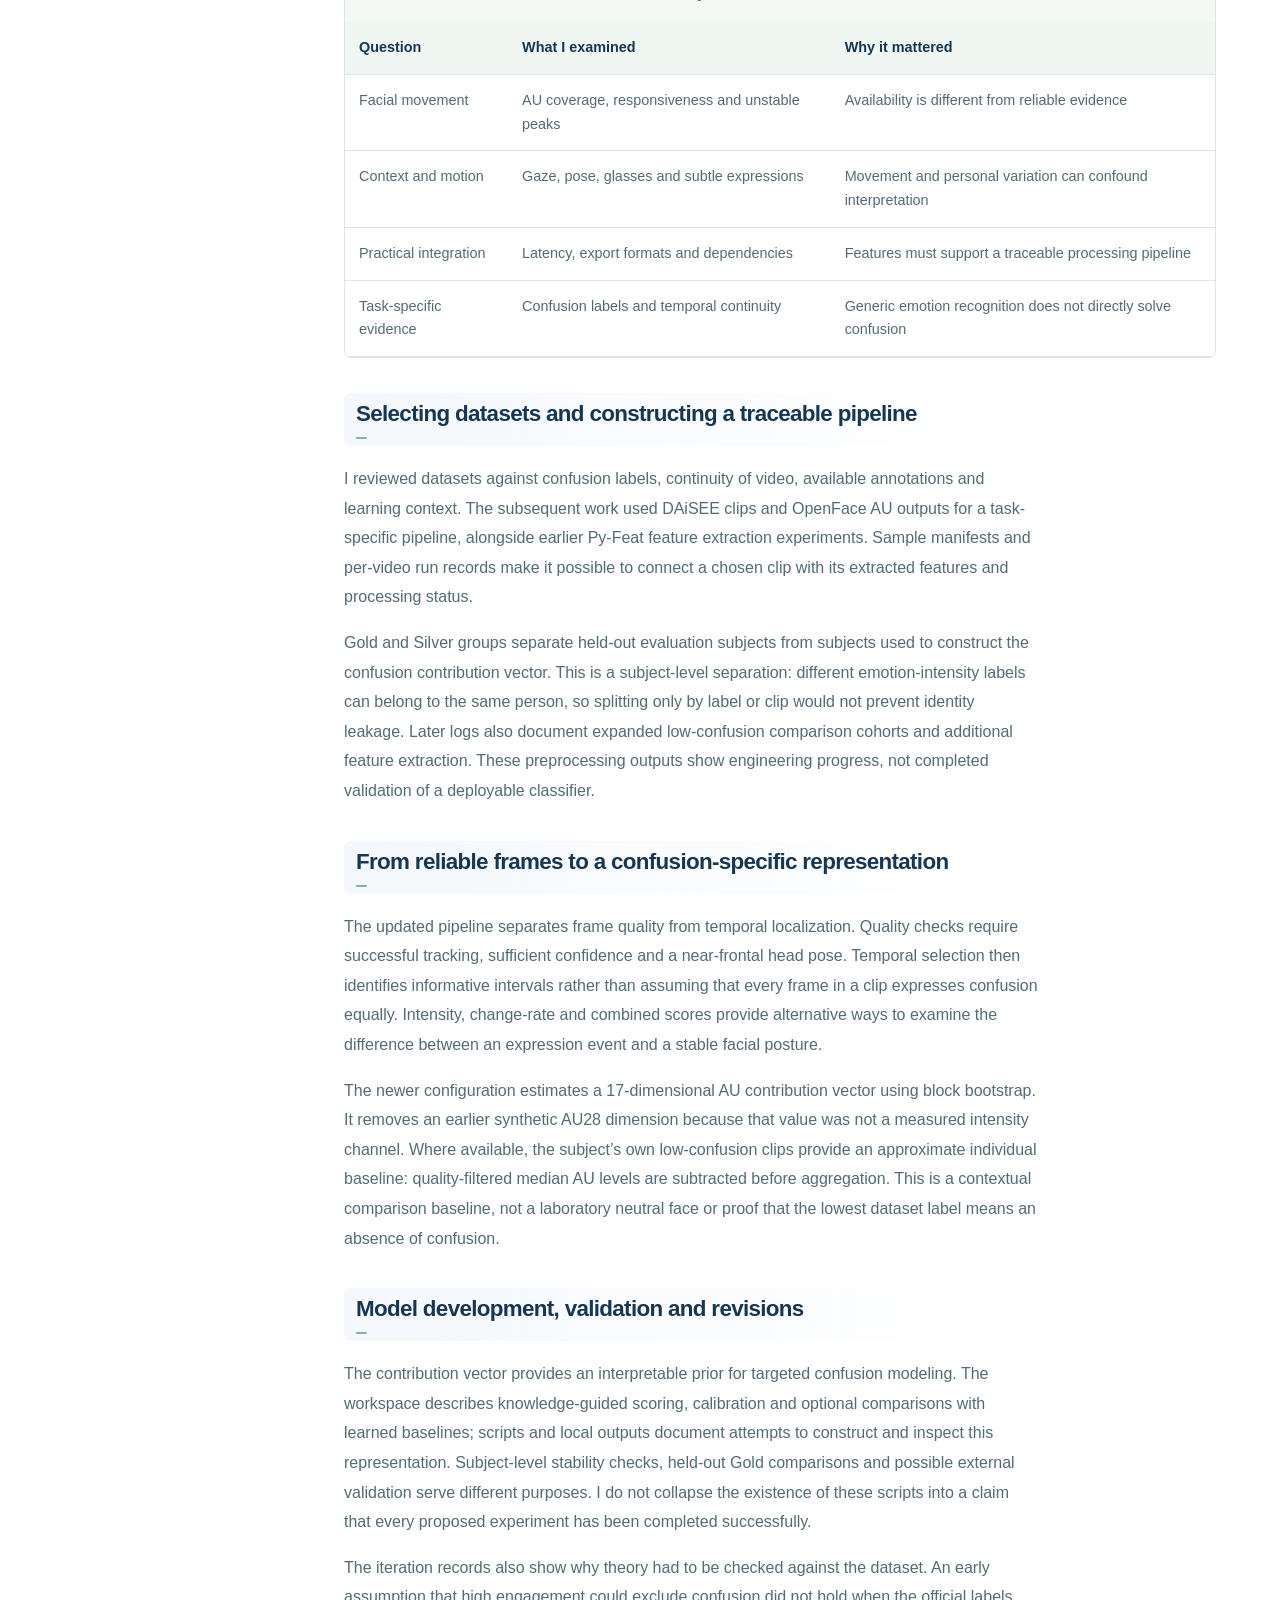
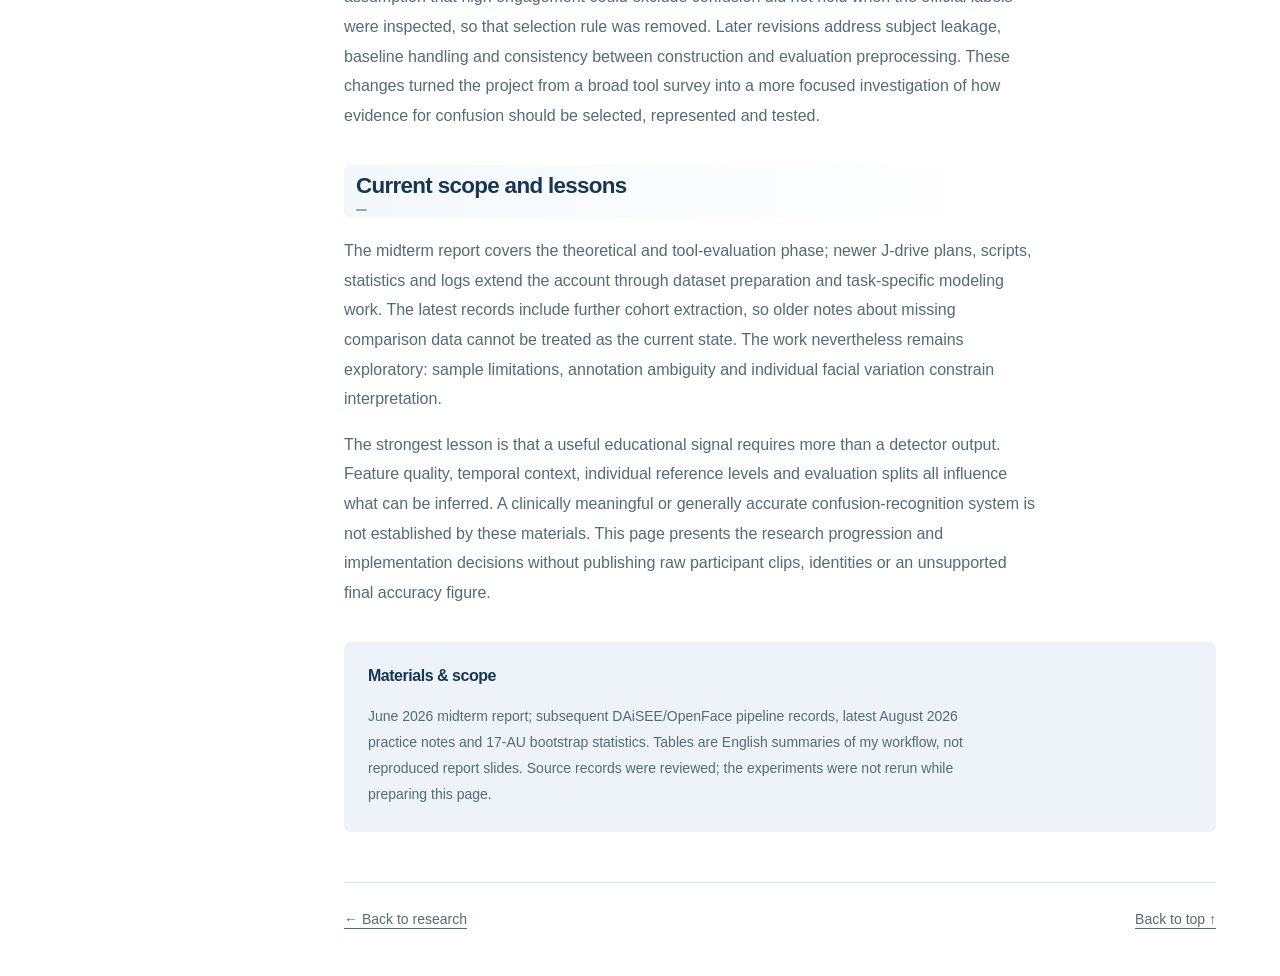
<file: projects/confusion.html>
<!doctype html><html lang="en"><head><meta charset="utf-8"><meta name="viewport" content="width=device-width,initial-scale=1"><meta name="robots" content="noindex,nofollow"><title>Facial Behavior Analysis for Confusion Recognition — Kaicheng Ma</title><link rel="icon" href="../favicon.svg"><link rel="stylesheet" href="../styles.css"><link rel="stylesheet" href="../palettes.css"><link rel="stylesheet" href="project.css?v=3"><link rel="stylesheet" href="../reading-motion.css?v=3"></head><body id="top" data-palette="ocean"><a class="skip-link" href="#project-content">Skip to project</a><div class="project-site"><header class="site-header"><a class="wordmark" href="../index.html"><span class="monogram">KM</span>Kaicheng Ma</a><nav aria-label="Project navigation"><a href="../index.html#project-confusion">← All projects</a></nav></header><main><header class="project-hero"><p class="eyebrow">Affective computing · Research internship</p><h1>Facial Behavior Analysis for Confusion Recognition</h1><p class="project-lead">An exploratory workflow for selecting facial-analysis tools, extracting action-unit features, and studying cues associated with confusion.</p><p class="role">Joint Research Intern · NIBS & TIMBR · June–August 2026</p></header><div class="project-grid"><aside><p class="eyebrow">In this project</p><nav aria-label="On this page"><a href="#part-0">01 · From learning support to an observable research question</a><a href="#part-1">02 · Evaluating tools against the task</a><a href="#part-2">03 · Selecting datasets and constructing a traceable pipeline</a><a href="#part-3">04 · From reliable frames to a confusion-specific representation</a><a href="#part-4">05 · Model development, validation and revisions</a><a href="#part-5">06 · Current scope and lessons</a></nav></aside><article id="project-content"><div class="project-question"><span>The question</span><p>How can observable facial behavior become a reliable, context-sensitive signal for studying confusion in learning?</p></div><section id="part-0"><h2>From learning support to an observable research question</h2><p>The internship began with a practical educational goal: investigate whether facial behavior could help a learning platform understand a student’s state, including possible confusion, distraction and affective change. A useful system would need timely, interpretable outputs rather than only a categorical emotion label. The intended deployment settings included a tablet and a web interface, so technical fit mattered alongside recognition capability.</p><p>I reviewed the Facial Action Coding System as a way to describe visible facial movements, and considered emotion frameworks for relating those observations to a learning situation. This distinction guided the work: an action unit describes movement, while confusion is an interpretation that also depends on context. A facial detector cannot by itself establish what a learner understands, so the project moved toward testing features and task-specific evidence rather than treating a generic emotion label as the answer.</p></section><section id="part-1"><h2>Evaluating tools against the task</h2><p>The midterm report documents hands-on comparisons of OpenFace 2.x and 3.0 variants, ME-Graph/OpenGraph, DeepFace, LibreFace and Py-Feat. I examined AU responsiveness, head-pose sensitivity, gaze outputs, emotion outputs and real-time behavior. Tests also considered glasses, subtle expressions and large movements. These were observations within my test setup, not a controlled benchmark ranking that can be generalized across users or hardware.</p><p>AU04 and AU07 were particularly relevant to the confusion question, but availability and apparent responsiveness differed between tools. OpenFace 2.x was useful for real-time tracking and structured output; Py-Feat and LibreFace offered broader feature pipelines with different practical limitations. I also traced dependencies, weights and dataset licensing as part of technical selection. That review informed research planning; it is not a current legal determination about every component.</p><div class="table-scroll"><table><caption>Task-driven tool evaluation — condensed from my midterm tests</caption><thead><tr><th>Question</th><th>What I examined</th><th>Why it mattered</th></tr></thead><tbody><tr><td>Facial movement</td><td>AU coverage, responsiveness and unstable peaks</td><td>Availability is different from reliable evidence</td></tr><tr><td>Context and motion</td><td>Gaze, pose, glasses and subtle expressions</td><td>Movement and personal variation can confound interpretation</td></tr><tr><td>Practical integration</td><td>Latency, export formats and dependencies</td><td>Features must support a traceable processing pipeline</td></tr><tr><td>Task-specific evidence</td><td>Confusion labels and temporal continuity</td><td>Generic emotion recognition does not directly solve confusion</td></tr></tbody></table></div></section><section id="part-2"><h2>Selecting datasets and constructing a traceable pipeline</h2><p>I reviewed datasets against confusion labels, continuity of video, available annotations and learning context. The subsequent work used DAiSEE clips and OpenFace AU outputs for a task-specific pipeline, alongside earlier Py-Feat feature extraction experiments. Sample manifests and per-video run records make it possible to connect a chosen clip with its extracted features and processing status.</p><p>Gold and Silver groups separate held-out evaluation subjects from subjects used to construct the confusion contribution vector. This is a subject-level separation: different emotion-intensity labels can belong to the same person, so splitting only by label or clip would not prevent identity leakage. Later logs also document expanded low-confusion comparison cohorts and additional feature extraction. These preprocessing outputs show engineering progress, not completed validation of a deployable classifier.</p></section><section id="part-3"><h2>From reliable frames to a confusion-specific representation</h2><p>The updated pipeline separates frame quality from temporal localization. Quality checks require successful tracking, sufficient confidence and a near-frontal head pose. Temporal selection then identifies informative intervals rather than assuming that every frame in a clip expresses confusion equally. Intensity, change-rate and combined scores provide alternative ways to examine the difference between an expression event and a stable facial posture.</p><p>The newer configuration estimates a 17-dimensional AU contribution vector using block bootstrap. It removes an earlier synthetic AU28 dimension because that value was not a measured intensity channel. Where available, the subject’s own low-confusion clips provide an approximate individual baseline: quality-filtered median AU levels are subtracted before aggregation. This is a contextual comparison baseline, not a laboratory neutral face or proof that the lowest dataset label means an absence of confusion.</p></section><section id="part-4"><h2>Model development, validation and revisions</h2><p>The contribution vector provides an interpretable prior for targeted confusion modeling. The workspace describes knowledge-guided scoring, calibration and optional comparisons with learned baselines; scripts and local outputs document attempts to construct and inspect this representation. Subject-level stability checks, held-out Gold comparisons and possible external validation serve different purposes. I do not collapse the existence of these scripts into a claim that every proposed experiment has been completed successfully.</p><p>The iteration records also show why theory had to be checked against the dataset. An early assumption that high engagement could exclude confusion did not hold when the official labels were inspected, so that selection rule was removed. Later revisions address subject leakage, baseline handling and consistency between construction and evaluation preprocessing. These changes turned the project from a broad tool survey into a more focused investigation of how evidence for confusion should be selected, represented and tested.</p></section><section id="part-5"><h2>Current scope and lessons</h2><p>The midterm report covers the theoretical and tool-evaluation phase; newer J-drive plans, scripts, statistics and logs extend the account through dataset preparation and task-specific modeling work. The latest records include further cohort extraction, so older notes about missing comparison data cannot be treated as the current state. The work nevertheless remains exploratory: sample limitations, annotation ambiguity and individual facial variation constrain interpretation.</p><p>The strongest lesson is that a useful educational signal requires more than a detector output. Feature quality, temporal context, individual reference levels and evaluation splits all influence what can be inferred. A clinically meaningful or generally accurate confusion-recognition system is not established by these materials. This page presents the research progression and implementation decisions without publishing raw participant clips, identities or an unsupported final accuracy figure.</p></section><section class="source-note"><h2>Materials & scope</h2><p>June 2026 midterm report; subsequent DAiSEE/OpenFace pipeline records, latest August 2026 practice notes and 17-AU bootstrap statistics. Tables are English summaries of my workflow, not reproduced report slides. Source records were reviewed; the experiments were not rerun while preparing this page.</p></section><footer><a href="../index.html#project-confusion">← Back to research</a><a href="#top">Back to top ↑</a></footer></article></div></main></div><script src="image-explorer.js?v=1"></script><script src="../reading-motion.js?v=1"></script></body></html>
</file>
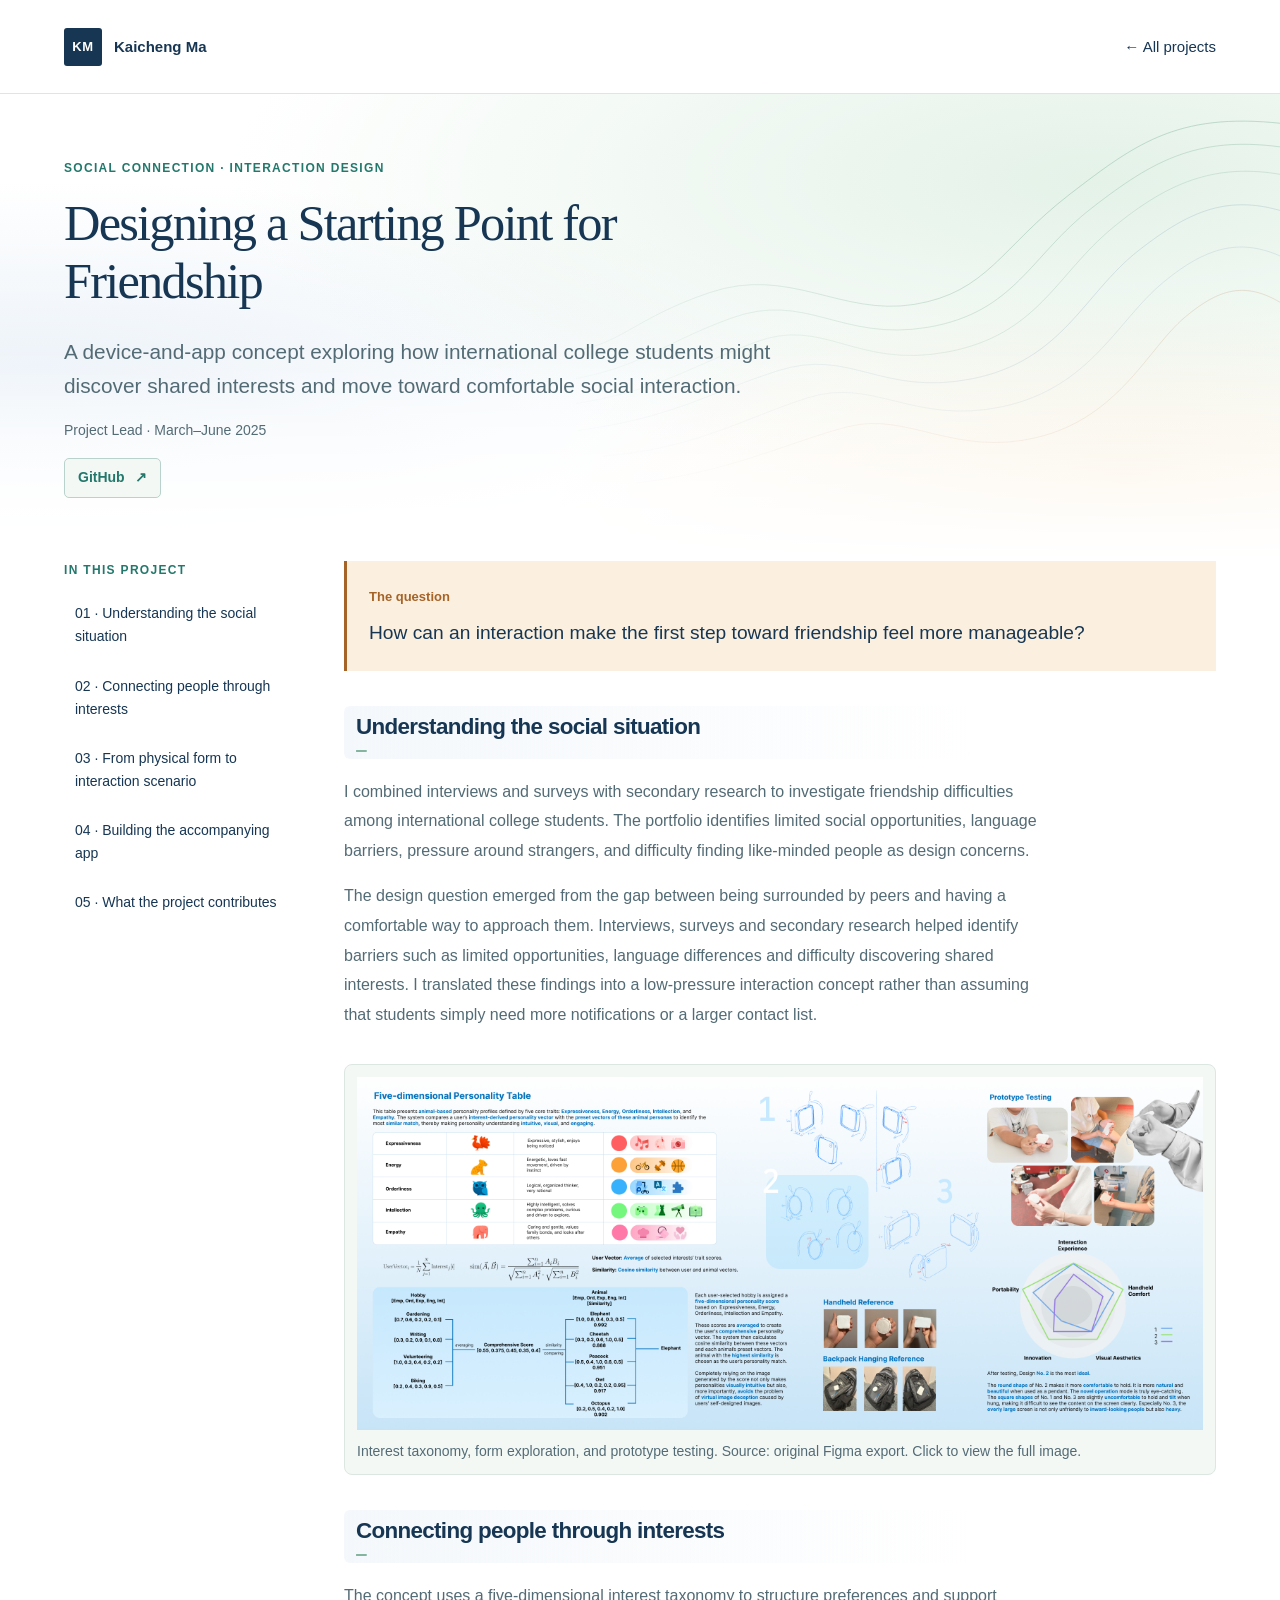
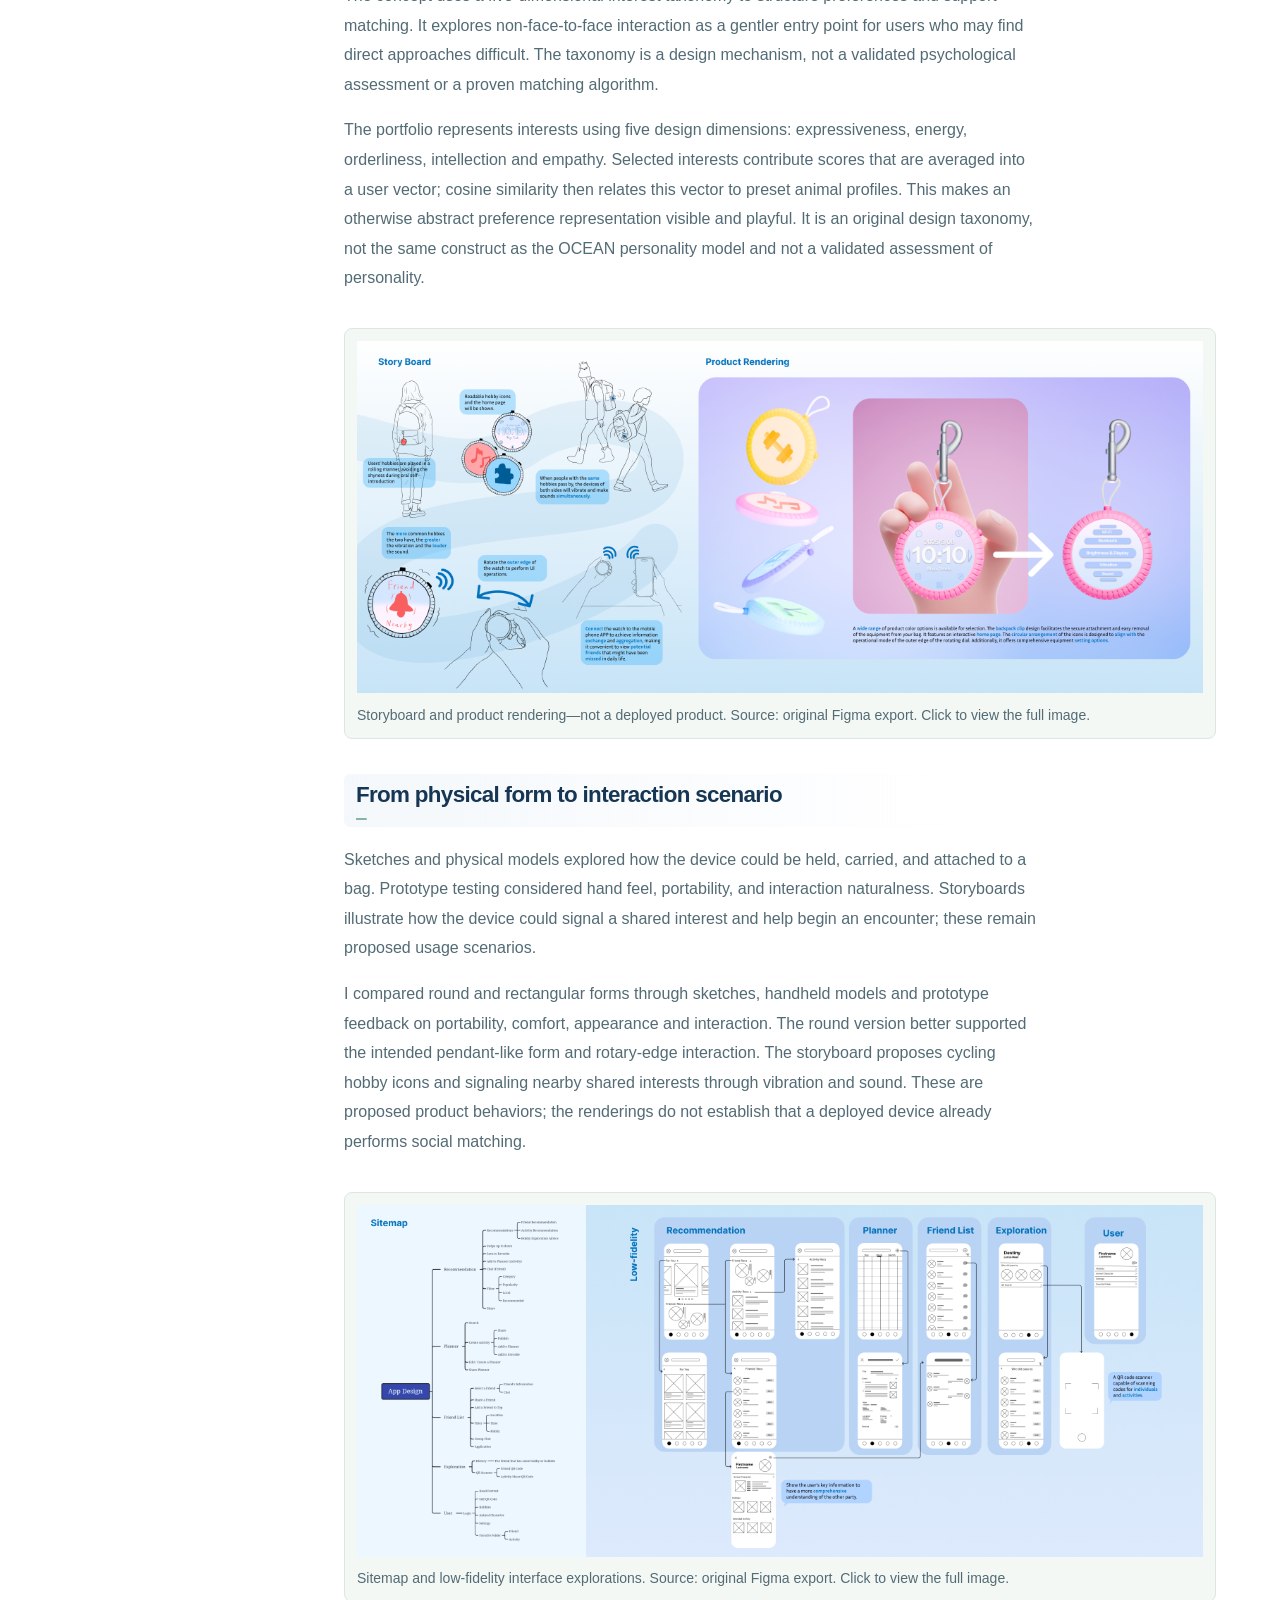
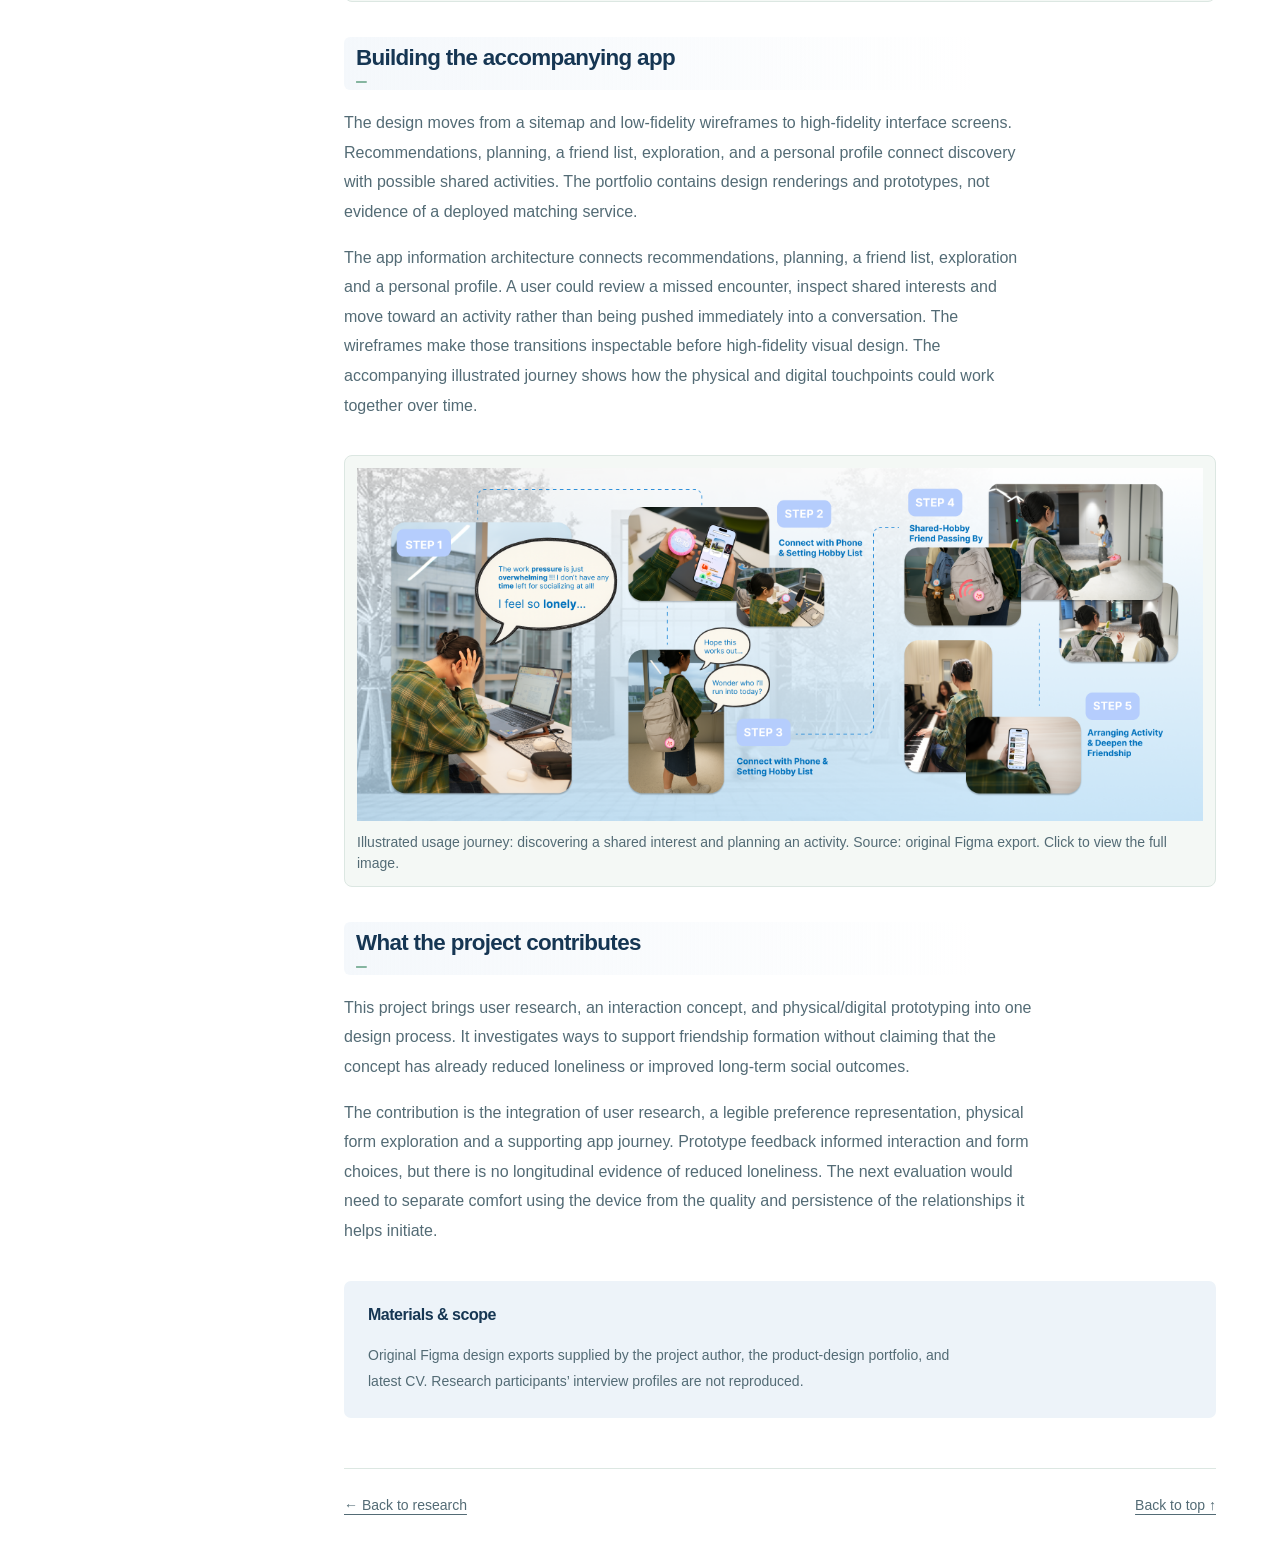
<file: projects/friendship.html>
<!doctype html><html lang="en"><head><meta charset="utf-8"><meta name="viewport" content="width=device-width,initial-scale=1"><meta name="robots" content="noindex,nofollow"><title>Designing a Starting Point for Friendship — Kaicheng Ma</title><link rel="icon" href="../favicon.svg"><link rel="stylesheet" href="../styles.css"><link rel="stylesheet" href="../palettes.css"><link rel="stylesheet" href="project.css?v=3"><link rel="stylesheet" href="../reading-motion.css?v=3"></head><body id="top" data-palette="ocean"><a class="skip-link" href="#project-content">Skip to project</a><div class="project-site"><header class="site-header"><a class="wordmark" href="../index.html"><span class="monogram">KM</span>Kaicheng Ma</a><nav aria-label="Project navigation"><a href="../index.html#project-friendship">← All projects</a></nav></header><main><header class="project-hero"><p class="eyebrow">Social connection · Interaction design</p><h1>Designing a Starting Point for Friendship</h1><p class="project-lead">A device-and-app concept exploring how international college students might discover shared interests and move toward comfortable social interaction.</p><p class="role">Project Lead · March–June 2025</p><!-- Repository access is distinct from the project narrative. --><div class="project-resource-links"><a class="github-link" href="https://github.com/Kaicheng-Ma/Social-matching-devices-and-apps-to-address-college-students-dating-challenges" target="_blank" rel="noopener noreferrer" aria-label="View this project on GitHub (opens in a new tab)">GitHub <span aria-hidden="true">↗</span></a></div></header><div class="project-grid"><aside><p class="eyebrow">In this project</p><nav aria-label="On this page"><a href="#part-0">01 · Understanding the social situation</a><a href="#part-1">02 · Connecting people through interests</a><a href="#part-2">03 · From physical form to interaction scenario</a><a href="#part-3">04 · Building the accompanying app</a><a href="#part-4">05 · What the project contributes</a></nav></aside><article id="project-content"><div class="project-question"><span>The question</span><p>How can an interaction make the first step toward friendship feel more manageable?</p></div><section id="part-0"><h2>Understanding the social situation</h2><p>I combined interviews and surveys with secondary research to investigate friendship difficulties among international college students. The portfolio identifies limited social opportunities, language barriers, pressure around strangers, and difficulty finding like-minded people as design concerns.</p><p>The design question emerged from the gap between being surrounded by peers and having a comfortable way to approach them. Interviews, surveys and secondary research helped identify barriers such as limited opportunities, language differences and difficulty discovering shared interests. I translated these findings into a low-pressure interaction concept rather than assuming that students simply need more notifications or a larger contact list.</p></section><figure><a href="../assets/friendship-original-3.png" target="_blank" rel="noopener"><img src="../assets/friendship-original-3.png" alt="Interest taxonomy, form exploration, and prototype testing. Source: original Figma export." loading="lazy"></a><figcaption>Interest taxonomy, form exploration, and prototype testing. Source: original Figma export. Click to view the full image.</figcaption></figure><section id="part-1"><h2>Connecting people through interests</h2><p>The concept uses a five-dimensional interest taxonomy to structure preferences and support matching. It explores non-face-to-face interaction as a gentler entry point for users who may find direct approaches difficult. The taxonomy is a design mechanism, not a validated psychological assessment or a proven matching algorithm.</p><p>The portfolio represents interests using five design dimensions: expressiveness, energy, orderliness, intellection and empathy. Selected interests contribute scores that are averaged into a user vector; cosine similarity then relates this vector to preset animal profiles. This makes an otherwise abstract preference representation visible and playful. It is an original design taxonomy, not the same construct as the OCEAN personality model and not a validated assessment of personality.</p></section><figure><a href="../assets/friendship-original-4.png" target="_blank" rel="noopener"><img src="../assets/friendship-original-4.png" alt="Storyboard and product rendering—not a deployed product. Source: original Figma export." loading="lazy"></a><figcaption>Storyboard and product rendering—not a deployed product. Source: original Figma export. Click to view the full image.</figcaption></figure><section id="part-2"><h2>From physical form to interaction scenario</h2><p>Sketches and physical models explored how the device could be held, carried, and attached to a bag. Prototype testing considered hand feel, portability, and interaction naturalness. Storyboards illustrate how the device could signal a shared interest and help begin an encounter; these remain proposed usage scenarios.</p><p>I compared round and rectangular forms through sketches, handheld models and prototype feedback on portability, comfort, appearance and interaction. The round version better supported the intended pendant-like form and rotary-edge interaction. The storyboard proposes cycling hobby icons and signaling nearby shared interests through vibration and sound. These are proposed product behaviors; the renderings do not establish that a deployed device already performs social matching.</p></section><figure><a href="../assets/friendship-original-5.png" target="_blank" rel="noopener"><img src="../assets/friendship-original-5.png" alt="Sitemap and low-fidelity interface explorations. Source: original Figma export." loading="lazy"></a><figcaption>Sitemap and low-fidelity interface explorations. Source: original Figma export. Click to view the full image.</figcaption></figure><section id="part-3"><h2>Building the accompanying app</h2><p>The design moves from a sitemap and low-fidelity wireframes to high-fidelity interface screens. Recommendations, planning, a friend list, exploration, and a personal profile connect discovery with possible shared activities. The portfolio contains design renderings and prototypes, not evidence of a deployed matching service.</p><p>The app information architecture connects recommendations, planning, a friend list, exploration and a personal profile. A user could review a missed encounter, inspect shared interests and move toward an activity rather than being pushed immediately into a conversation. The wireframes make those transitions inspectable before high-fidelity visual design. The accompanying illustrated journey shows how the physical and digital touchpoints could work together over time.</p></section><figure><a href="../assets/friendship-original-7.png" target="_blank" rel="noopener"><img src="../assets/friendship-original-7.png" alt="Illustrated usage journey: discovering a shared interest and planning an activity. Source: original Figma export." loading="lazy"></a><figcaption>Illustrated usage journey: discovering a shared interest and planning an activity. Source: original Figma export. Click to view the full image.</figcaption></figure><section id="part-4"><h2>What the project contributes</h2><p>This project brings user research, an interaction concept, and physical/digital prototyping into one design process. It investigates ways to support friendship formation without claiming that the concept has already reduced loneliness or improved long-term social outcomes.</p><p>The contribution is the integration of user research, a legible preference representation, physical form exploration and a supporting app journey. Prototype feedback informed interaction and form choices, but there is no longitudinal evidence of reduced loneliness. The next evaluation would need to separate comfort using the device from the quality and persistence of the relationships it helps initiate.</p></section><section class="source-note"><h2>Materials & scope</h2><p>Original Figma design exports supplied by the project author, the product-design portfolio, and latest CV. Research participants’ interview profiles are not reproduced.</p></section><footer><a href="../index.html#project-friendship">← Back to research</a><a href="#top">Back to top ↑</a></footer></article></div></main></div><script src="image-explorer.js?v=1"></script><script src="../reading-motion.js?v=1"></script></body></html>
</file>
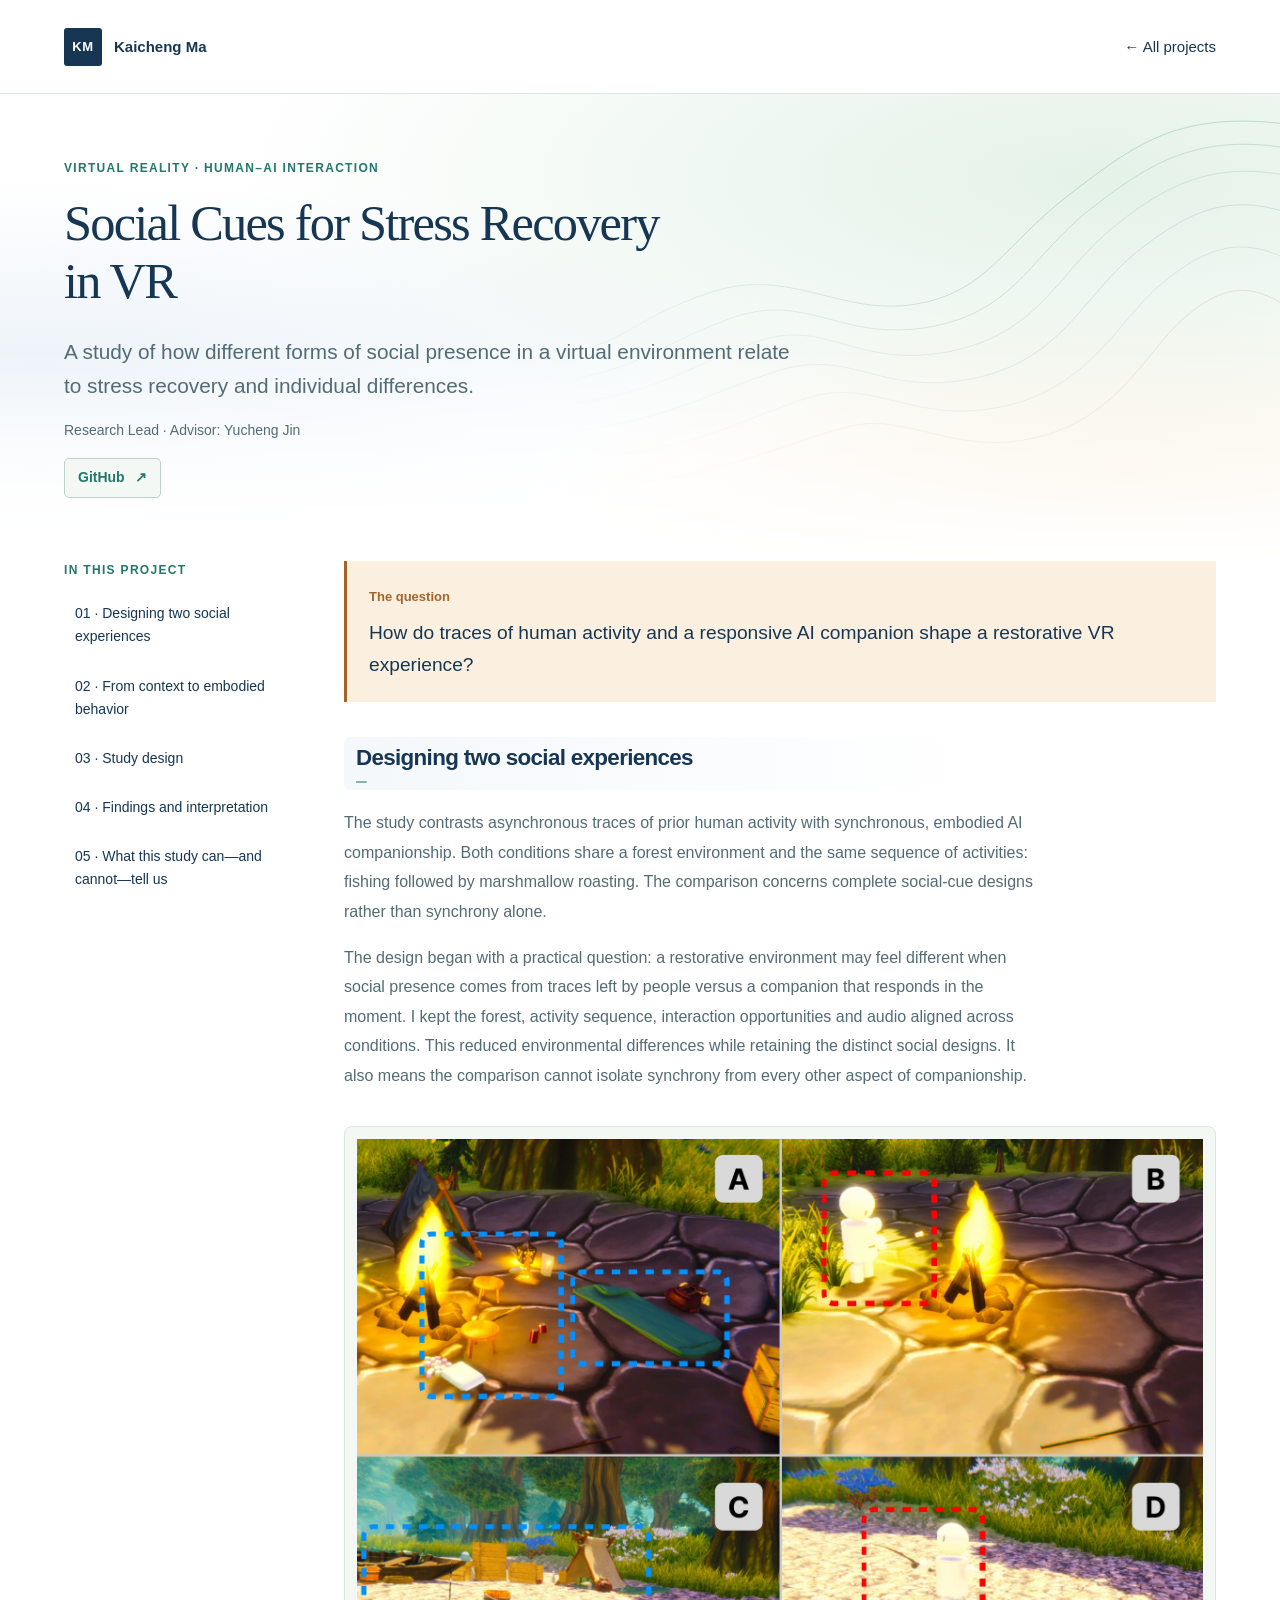
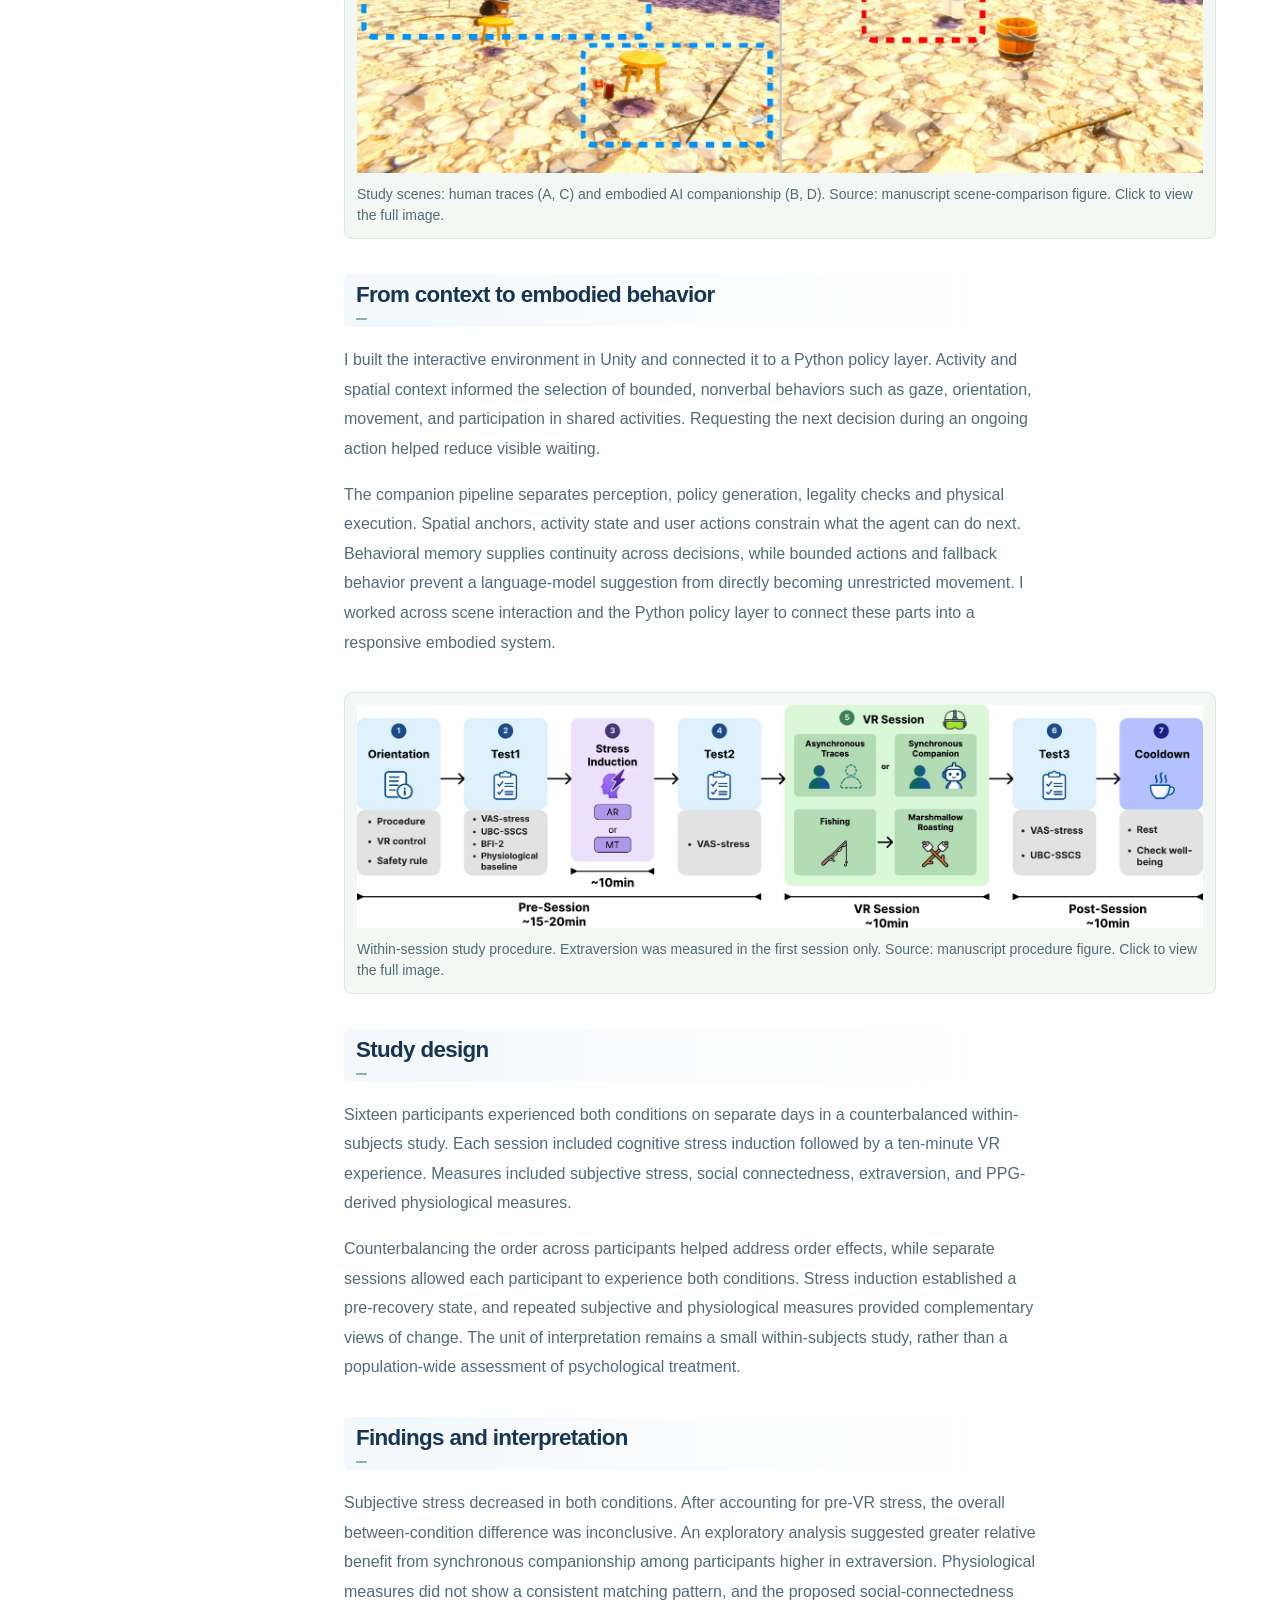
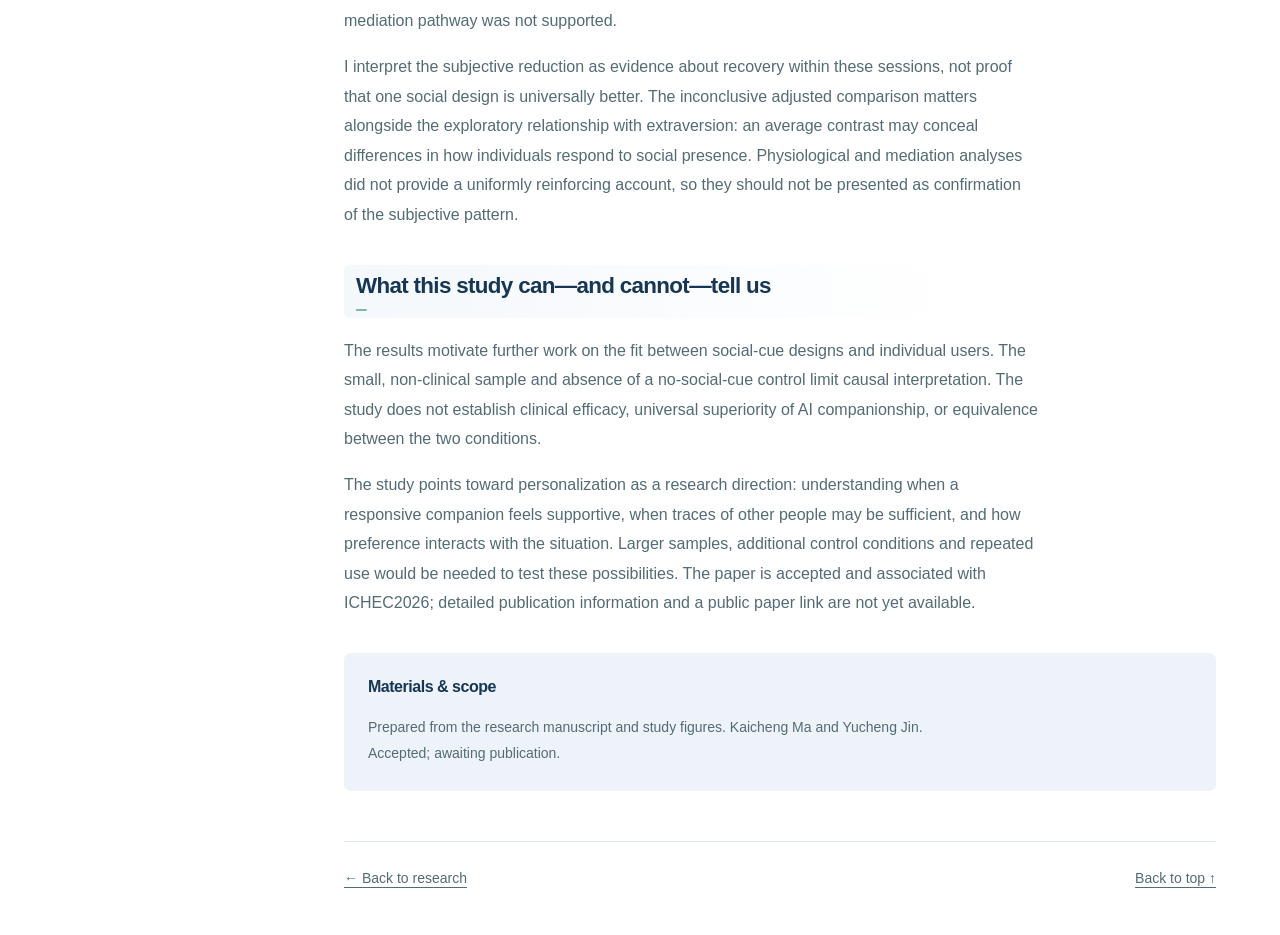
<file: projects/vr.html>
<!doctype html><html lang="en"><head><meta charset="utf-8"><meta name="viewport" content="width=device-width,initial-scale=1"><meta name="robots" content="noindex,nofollow"><title>Social Cues for Stress Recovery in VR — Kaicheng Ma</title><link rel="icon" href="../favicon.svg"><link rel="stylesheet" href="../styles.css"><link rel="stylesheet" href="../palettes.css"><link rel="stylesheet" href="project.css?v=3"><link rel="stylesheet" href="../reading-motion.css?v=3"></head><body id="top" data-palette="ocean"><a class="skip-link" href="#project-content">Skip to project</a><div class="project-site"><header class="site-header"><a class="wordmark" href="../index.html"><span class="monogram">KM</span>Kaicheng Ma</a><nav aria-label="Project navigation"><a href="../index.html#project-vr">← All projects</a></nav></header><main><header class="project-hero"><p class="eyebrow">Virtual reality · Human–AI interaction</p><h1>Social Cues for Stress Recovery in VR</h1><p class="project-lead">A study of how different forms of social presence in a virtual environment relate to stress recovery and individual differences.</p><p class="role">Research Lead · Advisor: Yucheng Jin</p><!-- Repository access is distinct from the project narrative. --><div class="project-resource-links"><a class="github-link" href="https://github.com/Kaicheng-Ma/vr-embodied-companion" target="_blank" rel="noopener noreferrer" aria-label="View this project on GitHub (opens in a new tab)">GitHub <span aria-hidden="true">↗</span></a></div></header><div class="project-grid"><aside><p class="eyebrow">In this project</p><nav aria-label="On this page"><a href="#part-0">01 · Designing two social experiences</a><a href="#part-1">02 · From context to embodied behavior</a><a href="#part-2">03 · Study design</a><a href="#part-3">04 · Findings and interpretation</a><a href="#part-4">05 · What this study can—and cannot—tell us</a></nav></aside><article id="project-content"><div class="project-question"><span>The question</span><p>How do traces of human activity and a responsive AI companion shape a restorative VR experience?</p></div><section id="part-0"><h2>Designing two social experiences</h2><p>The study contrasts asynchronous traces of prior human activity with synchronous, embodied AI companionship. Both conditions share a forest environment and the same sequence of activities: fishing followed by marshmallow roasting. The comparison concerns complete social-cue designs rather than synchrony alone.</p><p>The design began with a practical question: a restorative environment may feel different when social presence comes from traces left by people versus a companion that responds in the moment. I kept the forest, activity sequence, interaction opportunities and audio aligned across conditions. This reduced environmental differences while retaining the distinct social designs. It also means the comparison cannot isolate synchrony from every other aspect of companionship.</p></section><figure><a href="../assets/scene-comparison.webp" target="_blank" rel="noopener"><img src="../assets/scene-comparison.webp" alt="Study scenes: human traces (A, C) and embodied AI companionship (B, D). Source: manuscript scene-comparison figure." loading="lazy"></a><figcaption>Study scenes: human traces (A, C) and embodied AI companionship (B, D). Source: manuscript scene-comparison figure. Click to view the full image.</figcaption></figure><section id="part-1"><h2>From context to embodied behavior</h2><p>I built the interactive environment in Unity and connected it to a Python policy layer. Activity and spatial context informed the selection of bounded, nonverbal behaviors such as gaze, orientation, movement, and participation in shared activities. Requesting the next decision during an ongoing action helped reduce visible waiting.</p><p>The companion pipeline separates perception, policy generation, legality checks and physical execution. Spatial anchors, activity state and user actions constrain what the agent can do next. Behavioral memory supplies continuity across decisions, while bounded actions and fallback behavior prevent a language-model suggestion from directly becoming unrestricted movement. I worked across scene interaction and the Python policy layer to connect these parts into a responsive embodied system.</p></section><figure><a href="../assets/study-procedure.webp" target="_blank" rel="noopener"><img src="../assets/study-procedure.webp" alt="Within-session study procedure. Extraversion was measured in the first session only. Source: manuscript procedure figure." loading="lazy"></a><figcaption>Within-session study procedure. Extraversion was measured in the first session only. Source: manuscript procedure figure. Click to view the full image.</figcaption></figure><section id="part-2"><h2>Study design</h2><p>Sixteen participants experienced both conditions on separate days in a counterbalanced within-subjects study. Each session included cognitive stress induction followed by a ten-minute VR experience. Measures included subjective stress, social connectedness, extraversion, and PPG-derived physiological measures.</p><p>Counterbalancing the order across participants helped address order effects, while separate sessions allowed each participant to experience both conditions. Stress induction established a pre-recovery state, and repeated subjective and physiological measures provided complementary views of change. The unit of interpretation remains a small within-subjects study, rather than a population-wide assessment of psychological treatment.</p></section><section id="part-3"><h2>Findings and interpretation</h2><p>Subjective stress decreased in both conditions. After accounting for pre-VR stress, the overall between-condition difference was inconclusive. An exploratory analysis suggested greater relative benefit from synchronous companionship among participants higher in extraversion. Physiological measures did not show a consistent matching pattern, and the proposed social-connectedness mediation pathway was not supported.</p><p>I interpret the subjective reduction as evidence about recovery within these sessions, not proof that one social design is universally better. The inconclusive adjusted comparison matters alongside the exploratory relationship with extraversion: an average contrast may conceal differences in how individuals respond to social presence. Physiological and mediation analyses did not provide a uniformly reinforcing account, so they should not be presented as confirmation of the subjective pattern.</p></section><section id="part-4"><h2>What this study can—and cannot—tell us</h2><p>The results motivate further work on the fit between social-cue designs and individual users. The small, non-clinical sample and absence of a no-social-cue control limit causal interpretation. The study does not establish clinical efficacy, universal superiority of AI companionship, or equivalence between the two conditions.</p><p>The study points toward personalization as a research direction: understanding when a responsive companion feels supportive, when traces of other people may be sufficient, and how preference interacts with the situation. Larger samples, additional control conditions and repeated use would be needed to test these possibilities. The paper is accepted and associated with ICHEC2026; detailed publication information and a public paper link are not yet available.</p></section><section class="source-note"><h2>Materials & scope</h2><p>Prepared from the research manuscript and study figures. Kaicheng Ma and Yucheng Jin. Accepted; awaiting publication.</p></section><footer><a href="../index.html#project-vr">← Back to research</a><a href="#top">Back to top ↑</a></footer></article></div></main></div><script src="image-explorer.js?v=1"></script><script src="../reading-motion.js?v=1"></script></body></html>
</file>
<file: styles.css>
/* Shared foundations preserve reading quality across all three design directions. */
:root { color-scheme: light; font-family: "Segoe UI", Arial, sans-serif; font-size: 16px; --ink:#142c46; --muted:#566778; --accent:#146b73; --warm:#b95526; --line:#dbe3e8; --paper:#fff; --surface:#f2f6f8; --review-height:88px; }
* { box-sizing:border-box; }
html { scroll-behavior:smooth; scroll-padding-top:115px; }
body { margin:0; background:var(--paper); color:var(--ink); line-height:1.65; }
a { color:inherit; text-underline-offset:4px; }
button { font:inherit; }
button,a,summary { -webkit-tap-highlight-color:transparent; }
:focus-visible { outline:3px solid #d36d2e; outline-offset:5px; }
img { max-width:100%; height:auto; display:block; }
p { margin:0 0 1rem; }
h1,h2,h3,h4 { line-height:1.25; }
h2 { font-size:1.65rem; letter-spacing:-.03em; margin:0; }
h3 { font-size:1.35rem; letter-spacing:-.025em; margin:.5rem 0 .8rem; }
h4 { font-size:1.05rem; margin:0 0 .5rem; }
figure { margin:0; }
figcaption { font-size:.875rem; color:var(--muted); line-height:1.5; margin-top:.7rem; }
.skip-link { position:fixed; left:10px; top:-100px; z-index:30; background:white; padding:12px; color:#142c46; }
.skip-link:focus { top:100px; }
/* Review controls are visually separate from the visitor-facing academic page. */
.review-bar { position:sticky; top:0; z-index:20; display:flex; align-items:center; justify-content:space-between; gap:16px; min-height:88px; padding:14px 3vw; background:#f3f4f6; color:#182638; border-bottom:1px solid #d6dce2; box-shadow:0 2px 12px #142c4608; }
.review-label { display:grid; gap:2px; white-space:nowrap; font-size:.875rem; }
.review-label span { color:#617080; font-size:.8125rem; }
.style-options { display:flex; gap:5px; background:white; border:1px solid #d6dce2; padding:4px; border-radius:9px; }
.style-options button { border:0; border-radius:5px; padding:9px 16px; color:#3b4a5c; background:transparent; cursor:pointer; font-size:.875rem; white-space:nowrap; }
.style-options button[aria-pressed="true"] { background:#173a50; color:white; }
.style-options button:hover:not([aria-pressed="true"]) { background:#edf2f5; }
.review-note { margin:0; font-size:.8125rem; color:#617080; }
.site { max-width:1280px; margin:auto; padding:0 64px; }
.site-header { display:flex; align-items:center; justify-content:space-between; padding:28px 0; border-bottom:1px solid var(--line); gap:24px; }
.wordmark { display:flex; align-items:center; gap:12px; text-decoration:none; font-weight:600; font-size:.9375rem; }
.monogram { width:38px; height:38px; display:grid; place-items:center; background:var(--ink); color:white; font-size:.8125rem; letter-spacing:.05em; border-radius:3px; }
nav { display:flex; gap:26px; font-size:.9375rem; }
nav a { text-decoration:none; }
nav a:hover,.text-link:hover { color:var(--warm); }
.introduction { display:grid; grid-template-columns:250px 1fr; gap:68px; padding:68px 0 60px; }
.eyebrow,.project-category { text-transform:uppercase; font-size:.75rem; letter-spacing:.11em; font-weight:650; color:var(--accent); }
h1 { font-family:Georgia,"Times New Roman",serif; font-size:4.2rem; letter-spacing:-.055em; font-weight:400; margin:16px 0 24px; line-height:1.02; }
.name-dot { color:var(--warm); }
.identity-detail { font-size:1rem; }
.identity-rule { width:42px; height:3px; background:var(--warm); margin:25px 0; }
.degree { font-size:.875rem; color:var(--muted); }
.biography { padding-top:2px; }
.intro-lead { font-size:1.9rem; line-height:1.4; letter-spacing:-.035em; margin-bottom:24px; }
.intro-lead em { font-style:normal; color:var(--accent); }
.biography>p:not(.intro-lead) { color:var(--muted); max-width:710px; }
.interests { display:flex; flex-wrap:wrap; gap:10px 17px; list-style:none; padding:0; margin:26px 0 0; font-size:.8125rem; font-weight:600; color:var(--accent); }
.interests li { border-bottom:1px solid #9fb7bc; padding-bottom:4px; }
.content-area { margin-left:318px; }
.section-heading { border-top:1px solid var(--line); padding:24px 0 30px; display:flex; align-items:center; justify-content:space-between; gap:20px; }
.section-number { font-size:.75rem; color:var(--muted); font-variant-numeric:tabular-nums; }
.featured-project { display:grid; grid-template-columns:240px 1fr; gap:28px; }
.project-figure img { width:100%; border-radius:4px; }
.project-category { margin-bottom:10px; font-size:.75rem; }
.project-copy h3 { font-size:1.6rem; margin-top:0; }
.project-subtitle { color:var(--muted); font-size:.9375rem; }
.project-copy>p:not(.project-category):not(.role) { font-size:1rem; }
.role { color:var(--muted); font-size:.875rem; margin-top:16px; }
.project-actions { display:flex; flex-wrap:wrap; gap:13px 18px; align-items:center; }
.status { font-size:.75rem; color:#85451f; background:#fff0e5; border-radius:3px; padding:4px 8px; }
.text-link { color:var(--accent); font-size:.875rem; font-weight:600; }
.study-details { margin:25px 0 0; border-top:1px solid var(--line); border-bottom:1px solid var(--line); }
summary { cursor:pointer; padding:16px 0; color:var(--accent); font-size:.9375rem; font-weight:600; }
.details-content { padding:15px 0 26px; display:grid; gap:25px; color:var(--muted); }
.details-content h4 { color:var(--ink); }
.details-content p { margin-bottom:0; }
.details-content figure { background:#fff; padding:15px; border:1px solid var(--line); border-radius:4px; }
.project-row { display:grid; grid-template-columns:26px 1fr; gap:16px; padding:30px 0; border-bottom:1px solid var(--line); }
.project-index { color:var(--muted); font-size:.75rem; padding-top:2px; }
.project-row p:not(.project-category):not(.role) { color:var(--muted); }
.project-row .role { margin-bottom:0; }
.publication-section,.background-section { margin-top:60px; }
.publication { border-left:3px solid var(--warm); padding:3px 0 3px 24px; }
.publication-authors { font-size:.9375rem; color:var(--muted); }
.publication h3 { font-size:1.2rem; }
.publication-state { font-size:.875rem; color:var(--accent); margin:0; }
.background-grid { display:grid; grid-template-columns:1fr 1fr; gap:40px; }
.background-grid h3 { color:var(--accent); font-size:.875rem; font-weight:600; margin:0 0 25px; }
.background-item { margin-bottom:28px; }
.background-item p { margin-bottom:6px; font-size:.9375rem; color:var(--muted); }
.background-item .date { font-size:.8125rem; }
footer { border-top:1px solid var(--line); display:flex; justify-content:space-between; gap:20px; padding:25px 0 45px; margin-top:50px; font-size:.875rem; color:var(--muted); }
/* Direction B changes composition and contrast, using a dark introduction and wide research canvas. */
body[data-style="b"] { --ink:#142b3d; --muted:#526977; --accent:#08776f; --warm:#b15a27; --line:#d5e0e6; background:#f5f8fa; }
[data-style="b"] .site { max-width:none; padding:0; }
[data-style="b"] .site-header { background:#0e2537; color:#eaf3f8; padding:25px max(6vw,calc((100vw - 1180px)/2)); border-color:#304757; }
[data-style="b"] .monogram { background:#9fe4d1; color:#0e2537; }
[data-style="b"] .introduction { padding:68px max(6vw,calc((100vw - 1180px)/2)) 65px; background:#0e2537; color:#f4f7fa; grid-template-columns:310px 1fr; gap:70px; }
[data-style="b"] h1 { font-family:"Segoe UI",Arial,sans-serif; font-weight:600; font-size:4.7rem; letter-spacing:-.06em; }
[data-style="b"] .eyebrow,[data-style="b"] .intro-lead em { color:#9fe4d1; }
[data-style="b"] .name-dot { color:#ffb779; }
[data-style="b"] .identity-rule { background:#ffb779; }
[data-style="b"] .degree,[data-style="b"] .biography>p:not(.intro-lead) { color:#b7cbd8; }
[data-style="b"] .intro-lead { font-size:2.05rem; }
[data-style="b"] .interests { color:#9fe4d1; }
[data-style="b"] .interests li { border-color:#436d70; }
[data-style="b"] .content-area { max-width:1180px; margin:0 auto; padding:45px 5vw 0; }
[data-style="b"] .research-section>.section-heading { border-top:0; }
[data-style="b"] .featured-project { background:#fff; grid-template-columns:1.05fr 1fr; gap:36px; padding:30px; border:1px solid var(--line); border-radius:12px; }
[data-style="b"] .project-figure img { border-radius:6px; }
[data-style="b"] .project-copy h3 { font-size:1.9rem; }
[data-style="b"] .project-list { display:grid; grid-template-columns:1fr 1fr; gap:0 44px; }
[data-style="b"] .project-row { padding:32px 0; }
/* Direction C uses expressive typography and spacious image-led research presentation. */
body[data-style="c"] { --ink:#173e41; --muted:#536e71; --accent:#16786f; --warm:#a74a35; --line:#d6e5e3; }
[data-style="c"] .site { max-width:1180px; padding:0 60px; }
[data-style="c"] .site-header { padding:30px 0; }
[data-style="c"] .monogram { border-radius:50%; background:#176f67; }
[data-style="c"] .introduction { grid-template-columns:1fr; gap:12px; padding:65px 0 60px; }
[data-style="c"] .identity { display:grid; grid-template-columns:1.2fr 1fr; align-items:end; column-gap:40px; }
[data-style="c"] .eyebrow { grid-column:1/-1; }
[data-style="c"] h1 { font-size:5.5rem; margin:10px 0 20px; }
[data-style="c"] h1 br { display:none; }
[data-style="c"] h1 br:after { content:" "; }
[data-style="c"] .identity-detail { padding-bottom:15px; }
[data-style="c"] .identity-rule { display:none; }
[data-style="c"] .degree { grid-column:1/-1; margin-bottom:26px; }
[data-style="c"] .degree br { display:none; }
[data-style="c"] .intro-lead { font-family:Georgia,"Times New Roman",serif; font-size:2.55rem; line-height:1.3; max-width:920px; }
[data-style="c"] .intro-lead em { font-style:italic; }
[data-style="c"] .biography>p:not(.intro-lead) { max-width:810px; }
[data-style="c"] .content-area { margin-left:0; }
[data-style="c"] h2 { font-family:Georgia,"Times New Roman",serif; font-weight:400; font-size:2rem; }
[data-style="c"] .featured-project { grid-template-columns:1fr 1fr; gap:46px; align-items:start; padding:10px 0 26px; }
[data-style="c"] .project-figure { grid-column:2; grid-row:1; }
[data-style="c"] .project-copy { grid-column:1; grid-row:1; }
[data-style="c"] .project-copy h3 { font-family:Georgia,"Times New Roman",serif; font-weight:400; font-size:2.35rem; }
[data-style="c"] .project-figure img { border-radius:18px 18px 4px 4px; }
[data-style="c"] .project-list { display:grid; grid-template-columns:1fr 1fr; gap:0 50px; }
[data-style="c"] .project-row h3 { font-family:Georgia,"Times New Roman",serif; font-weight:400; font-size:1.5rem; }
/* Responsive rules keep every variant usable on narrow screens and at enlarged text sizes. */
@media(min-width:1450px) { [data-style="b"] .content-area { padding-left:0; padding-right:0; } }
@media(max-width:1100px) { .review-note { display:none; } .site { padding:0 35px; } .introduction { gap:35px; grid-template-columns:210px 1fr; } .content-area { margin-left:245px; } .featured-project { grid-template-columns:1fr; } .project-figure { max-width:500px; } [data-style="b"] .introduction { grid-template-columns:240px 1fr; gap:40px; } [data-style="b"] .featured-project { grid-template-columns:1fr 1fr; padding:24px; gap:25px; } }
@media(max-width:760px) { .review-bar { flex-wrap:wrap; justify-content:center; padding:9px 12px; gap:7px; } .review-label { display:none; } .review-bar { min-height:64px; } .style-options button { padding:8px 12px; } html { scroll-padding-top:88px; } .site,[data-style="c"] .site { padding:0 22px; } .site-header { gap:14px; flex-wrap:wrap; padding:20px 0; } nav { gap:18px; font-size:.875rem; } .wordmark { font-size:.875rem; } .introduction { grid-template-columns:1fr; gap:24px; padding:38px 0; } h1 { font-size:3.6rem; } h1 br { display:none; } .identity-rule { margin:18px 0; } .intro-lead { font-size:1.65rem; } .content-area { margin-left:0; } .featured-project { grid-template-columns:1fr; gap:22px; } .project-figure { max-width:none; } .background-grid { grid-template-columns:1fr; gap:10px; } .publication-section,.background-section { margin-top:40px; } h2 { font-size:1.4rem; } [data-style="b"] .site-header { padding:20px 22px; } [data-style="b"] .introduction { grid-template-columns:1fr; padding:40px 22px; gap:24px; } [data-style="b"] h1 { font-size:3.6rem; } [data-style="b"] .intro-lead { font-size:1.7rem; } [data-style="b"] .content-area { padding:22px 22px 0; } [data-style="b"] .featured-project { grid-template-columns:1fr; padding:18px; } [data-style="b"] .project-list,[data-style="c"] .project-list { grid-template-columns:1fr; } [data-style="c"] .identity { display:block; } [data-style="c"] h1 { font-size:3.7rem; } [data-style="c"] .introduction { padding:40px 0; } [data-style="c"] .intro-lead { font-size:2rem; } [data-style="c"] .featured-project { grid-template-columns:1fr; gap:24px; } [data-style="c"] .project-figure,[data-style="c"] .project-copy { grid-column:auto; grid-row:auto; } [data-style="c"] .project-copy h3 { font-size:2rem; } }
/* Keep the full name readable without horizontal overflow on compact phones. */
@media(max-width:400px) {
  h1,[data-style="b"] h1,[data-style="c"] h1 { font-size:clamp(2.3rem,10.5vw,3.6rem); }
  .style-options button { padding:8px 9px; }
}
@media(prefers-reduced-motion:reduce) { html { scroll-behavior:auto; } }
</file>
<file: palettes.css>
/* Round two keeps layout A unchanged and varies only the color system. */
body[data-palette] {
  --tint:#eff8fa; --cool-bg:#eaf1fa; --mint-bg:#e2f5ef; --warm-bg:#fff0de;
  --cool-ink:#244f8a; --mint-ink:#11695c; --warm-ink:#924410;
  --accent-rule:#78cfc3; --panel:#f5fafc; --edge:#a6c5db;
}
body[data-palette="original"] {
  --ink:#142c46; --muted:#566778; --accent:#146b73; --warm:#b95526;
  --paper:#fff; --line:#dbe3e8; --tint:#fff; --panel:#fff; --edge:#dbe3e8;
  --cool-bg:transparent; --mint-bg:transparent; --warm-bg:transparent;
  --cool-ink:#146b73; --mint-ink:#146b73; --warm-ink:#146b73; --accent-rule:#9fb7bc;
}
body[data-palette="ocean"] {
  /* Refine the chosen ocean palette with softer woodland greens and muted amber; retain its navy anchor. */
  --ink:#163653; --muted:#536b75; --accent:#23786b; --warm:#a66327;
  --paper:#fff; --line:#dce7e2; --tint:#f0f7f3; --panel:#f4f8f5; --edge:#b9d2cb;
  --cool-bg:#edf3f9; --mint-bg:#e4f2e8; --warm-bg:#fbf0df;
  --cool-ink:#24518c; --mint-ink:#276c54; --warm-ink:#875321; --accent-rule:#85b5a0;
}
body[data-palette="iris"] {
  --ink:#29366f; --muted:#5b6480; --accent:#4056b5; --warm:#b54751;
  --paper:#fff; --line:#e0e4f2; --tint:#f0f4ff; --panel:#f5f7fe; --edge:#b9c6ed;
  --cool-bg:#eaf0ff; --mint-bg:#e5f4fa; --warm-bg:#ffecef;
  --cool-ink:#364ea0; --mint-ink:#246a88; --warm-ink:#a03748; --accent-rule:#8bace8;
}
body[data-palette="grove"] {
  --ink:#194c47; --muted:#536d68; --accent:#177362; --warm:#9a6016;
  --paper:#fff; --line:#d9e8e2; --tint:#edf8f1; --panel:#f3f9f5; --edge:#a6cebf;
  --cool-bg:#e8f0fc; --mint-bg:#dff3e8; --warm-bg:#fff1d5;
  --cool-ink:#345c90; --mint-ink:#1c6b50; --warm-ink:#88571b; --accent-rule:#72bf9e;
}
/* Matching positions, sizes, and typography make the color comparison meaningful. */
body[data-palette] .introduction { background:linear-gradient(110deg,var(--paper) 25%,var(--tint) 100%); }
body[data-palette] .site-header { border-bottom-color:var(--edge); }
body[data-palette] .monogram { background:var(--ink); color:#fff; }
body[data-palette] .wordmark { color:var(--ink); }
body[data-palette] .identity-rule { background:var(--warm); }
body[data-palette] .interests { gap:9px; }
body[data-palette] .interests li { padding:5px 9px; border-bottom:2px solid var(--accent-rule); border-radius:4px 4px 0 0; }
body[data-palette] .interests li:nth-child(1) { color:var(--cool-ink); background:var(--cool-bg); }
body[data-palette] .interests li:nth-child(2) { color:var(--mint-ink); background:var(--mint-bg); }
body[data-palette] .interests li:nth-child(3) { color:var(--warm-ink); background:var(--warm-bg); border-color:var(--warm); }
body[data-palette] .section-heading { border-top-color:var(--edge); }
body[data-palette] .section-number,body[data-palette] .project-index { color:var(--warm); }
body[data-palette] .project-copy h3 { color:var(--ink); }
body[data-palette] .status { color:var(--warm-ink); background:var(--warm-bg); }
body[data-palette] .study-details { background:var(--panel); border-color:var(--line); }
body[data-palette] summary { color:var(--accent); }
body[data-palette] .publication { border-color:var(--warm); }
body[data-palette] .publication-state { color:var(--accent); }
body[data-palette] :focus-visible { outline-color:var(--warm); }
/* The neutral review toolbar shows candidate swatches without tinting the comparison UI. */
.palette-review { display:flex; flex-wrap:wrap; justify-content:space-between; gap:10px 22px; padding:12px 3vw 10px; }
.palette-review .style-options { gap:3px; }
.palette-review .style-options button { display:flex; align-items:center; gap:8px; padding:8px 12px; font-size:.875rem; }
.palette-review .style-options button[aria-pressed="true"] { color:#172838; background:#e8edf1; box-shadow:inset 0 0 0 1px #90a4b5; }
.palette-chips { display:flex; gap:3px; }
.palette-chips i { width:10px; height:18px; border-radius:2px; display:block; }
.palette-caption { display:flex; justify-content:space-between; align-items:center; width:100%; gap:10px; color:#536474; font-size:.8125rem; }
.palette-caption p { margin:0; }
.palette-caption a { white-space:nowrap; }
html { scroll-padding-top:150px; }
@media(max-width:1100px) { .palette-review { justify-content:center; } .palette-review .review-label { display:none; } }
@media(max-width:760px) {
  .palette-review { padding:8px 12px; gap:6px; }
  .palette-review .style-options { display:grid; grid-template-columns:1fr 1fr; width:100%; max-width:430px; }
  .palette-review .style-options button { justify-content:center; padding:6px 5px; font-size:.8125rem; }
  .palette-chips { gap:2px; }
  .palette-chips i { width:8px; height:14px; }
  .palette-caption { justify-content:center; text-align:center; font-size:.75rem; }
  .palette-caption a { display:none; }
  html { scroll-padding-top:155px; }
}
</file>
<file: layouts.css>
/* Layout review shares the accepted ocean palette; only hierarchy and composition vary. */
.layout-review { flex-wrap:wrap; gap:9px 18px; padding:12px 3vw; }
.layout-caption { display:flex; justify-content:space-between; align-items:center; gap:18px; width:100%; font-size:.8125rem; color:#536474; }
.layout-caption p,.placeholder-note { margin:0; }
.layout-caption a { white-space:nowrap; }
.placeholder-note { color:#667580; font-size:.75rem; width:100%; }
html { scroll-padding-top:180px; }
.section-heading h2 { font-weight:650; }
.section-number,.project-index { font-weight:700; }
.project-date { font-size:.8125rem; color:var(--muted); margin:5px 0 0; }
/* Explicit, typographic placeholders reserve realistic asset dimensions without invented imagery. */
.media-placeholder { display:flex; flex-direction:column; align-items:center; justify-content:center; gap:8px; border:1px dashed #9fb9b1; background:linear-gradient(145deg,#f4f8f5,#edf3f9); color:var(--muted); text-align:center; padding:16px; border-radius:5px; }
.media-placeholder span:not(.placeholder-label) { font-size:.9375rem; line-height:1.45; }
.media-placeholder small { font-size:.75rem; }
.placeholder-label { font-size:.6875rem; letter-spacing:.13em; font-weight:650; color:var(--accent); }
.portrait { width:170px; height:204px; }
.row-media { width:100%; min-height:140px; }
.resource-placeholder { display:inline-flex; flex-wrap:wrap; gap:5px 10px; align-items:center; color:var(--muted); border-bottom:1px dashed #a7bbb5; padding:5px 0; font-size:.875rem; }
.resource-placeholder small { font-size:.75rem; font-weight:400; color:#657773; }
.profile-links { display:flex; gap:12px 18px; flex-wrap:wrap; align-items:center; font-size:.875rem; margin:22px 0 0; }
.profile-links>a,.paper-resources>a { color:var(--accent); font-weight:600; }
.profile-nav { display:none; }
.paper-resources { display:flex; gap:12px 22px; align-items:center; flex-wrap:wrap; margin-top:18px; font-size:.875rem; }
.contact-section { margin-top:60px; }
.contact-grid { display:grid; grid-template-columns:1fr 1fr; gap:35px; }
.contact-slot { min-height:150px; padding-bottom:20px; }
.contact-slot h3 { font-size:1rem; margin-top:0; }
.contact-slot .resource-placeholder { display:flex; margin-bottom:12px; }
.project-body { display:grid; grid-template-columns:150px minmax(0,1fr); gap:0 22px; }
.project-body>* { grid-column:2; }
.project-body>.row-media { grid-column:1; grid-row:1 / span 6; align-self:start; }
.project-body>.role { margin-bottom:0; }
.project-body>h3 { margin-top:0; }
/* A extends the current left identity / right content composition. */
[data-layout="a"] .identity>.portrait { display:none; }
/* B places the paper before projects and uses a compact, continuous reading column. */
[data-layout="b"] .site { max-width:1120px; padding:0 56px; }
[data-layout="b"] .introduction { display:block; position:relative; padding:42px 214px 38px 0; background:none; }
[data-layout="b"] .identity>.portrait { position:absolute; right:0; top:48px; }
[data-layout="b"] h1 { font-size:3.15rem; margin:7px 0 12px; }
[data-layout="b"] h1 br { display:none; }
[data-layout="b"] .eyebrow { margin-bottom:8px; }
[data-layout="b"] .identity-detail { font-size:.9375rem; margin:0 0 12px; }
[data-layout="b"] .identity-detail br { display:none; }
[data-layout="b"] .identity-detail br:after { content:" · "; }
[data-layout="b"] .identity-rule,[data-layout="b"] .degree { display:none; }
[data-layout="b"] .profile-links { margin:12px 0 22px; }
[data-layout="b"] .intro-lead { font-size:1.3rem; line-height:1.55; font-weight:500; margin-bottom:16px; letter-spacing:-.02em; }
[data-layout="b"] .biography>p:not(.intro-lead) { font-size:.9375rem; margin-bottom:12px; }
[data-layout="b"] .interests { margin-top:18px; }
[data-layout="b"] .content-area { margin-left:0; }
[data-layout="b"] .publication-section { margin-top:0; }
[data-layout="b"] .publication { padding:0 0 0 22px; }
[data-layout="b"] .publication h3 { font-size:1.25rem; }
[data-layout="b"] .research-section { margin-top:40px; }
[data-layout="b"] .section-heading { padding:20px 0 24px; }
[data-layout="b"] h2 { font-size:1.45rem; }
[data-layout="b"] .featured-project { grid-template-columns:190px minmax(0,1fr); gap:28px; }
[data-layout="b"] .project-copy h3 { font-size:1.35rem; }
[data-layout="b"] .project-copy .project-subtitle { font-size:.875rem; }
[data-layout="b"] .project-row { display:block; }
[data-layout="b"] .project-index { display:none; }
[data-layout="b"] .project-body { grid-template-columns:190px minmax(0,1fr); gap:0 28px; }
[data-layout="b"] .project-body>h3 { font-size:1.25rem; }
[data-layout="b"] .row-media { min-height:142px; }
/* C provides a persistent profile rail and image-led project cards. */
[data-layout="c"] .site { max-width:1380px; padding:0 48px; }
[data-layout="c"] main { display:grid; grid-template-columns:230px minmax(0,1fr); gap:0 56px; align-items:start; padding-top:40px; }
[data-layout="c"] main>.identity { grid-column:1; grid-row:1 / span 2; position:sticky; top:175px; padding-right:22px; border-right:1px solid var(--line); }
[data-layout="c"] .portrait { width:160px; height:176px; margin-bottom:24px; }
[data-layout="c"] .eyebrow { font-size:.6875rem; letter-spacing:.07em; margin-bottom:10px; }
[data-layout="c"] h1 { font-size:2.65rem; margin:0 0 16px; }
[data-layout="c"] .identity-detail { font-size:.875rem; }
[data-layout="c"] .identity-rule { margin:18px 0; }
[data-layout="c"] .degree { font-size:.8125rem; }
[data-layout="c"] .profile-links { gap:8px 18px; }
[data-layout="c"] .profile-nav { display:flex; flex-direction:column; gap:7px; margin-top:25px; font-size:.875rem; }
[data-layout="c"] .profile-nav a { text-decoration:none; }
[data-layout="c"] .profile-nav a:hover { text-decoration:underline; color:var(--warm); }
[data-layout="c"] .introduction { display:block; grid-column:2; grid-row:1; padding:14px 0 42px; background:none; }
[data-layout="c"] .intro-lead { font-size:1.85rem; line-height:1.4; }
[data-layout="c"] .content-area { grid-column:2; grid-row:2; margin:0; min-width:0; }
[data-layout="c"] .featured-project { display:grid; grid-template-columns:minmax(0,1fr) minmax(0,1.25fr); gap:25px; border:1px solid var(--line); border-radius:8px; padding:24px; background:var(--panel); }
[data-layout="c"] .project-copy h3 { font-size:1.55rem; }
[data-layout="c"] .project-figure { align-self:start; }
[data-layout="c"] .project-list { display:grid; grid-template-columns:1fr 1fr; gap:24px; margin-top:28px; }
[data-layout="c"] .project-row { display:block; border:1px solid var(--line); border-radius:7px; padding:20px; }
[data-layout="c"] .project-index { display:none; }
[data-layout="c"] .project-body { display:flex; flex-direction:column; height:100%; }
[data-layout="c"] .row-media { min-height:170px; margin-bottom:20px; }
[data-layout="c"] .project-body>h3 { font-size:1.25rem; }
[data-layout="c"] .project-body>.role { margin-top:auto; padding-top:12px; }
[data-layout="c"] .project-category { font-size:.6875rem; }
[data-layout="c"] .publication-section,[data-layout="c"] .background-section,[data-layout="c"] .contact-section { margin-top:48px; }
/* Responsive layouts retain usable placeholders and readable text on small screens. */
@media(max-height:900px) { [data-layout="c"] main>.identity { position:static; } }
@media(max-width:1100px) {
  .layout-review .review-label { display:none; }
  .layout-review { justify-content:center; }
  [data-layout="a"] .project-body { grid-template-columns:120px minmax(0,1fr); gap:0 18px; }
  [data-layout="c"] .site { padding:0 30px; }
  [data-layout="c"] main { grid-template-columns:195px minmax(0,1fr); gap:0 30px; }
  [data-layout="c"] .featured-project { grid-template-columns:1fr; }
  [data-layout="c"] .project-figure { max-width:420px; }
  [data-layout="c"] .project-list { grid-template-columns:1fr; }
}
@media(max-width:760px) {
  .layout-review { padding:8px 10px; gap:6px; }
  .layout-review .style-options { width:100%; justify-content:center; }
  .layout-review .style-options button { font-size:.8125rem; padding:8px 9px; }
  .layout-caption { justify-content:center; text-align:center; font-size:.75rem; }
  .layout-caption a { display:none; }
  .placeholder-note { text-align:center; font-size:.75rem; }
  html { scroll-padding-top:175px; }
  .site-header nav { flex-wrap:wrap; gap:12px 18px; }
  .project-body,[data-layout="a"] .project-body,[data-layout="b"] .project-body { display:flex; flex-direction:column; }
  .row-media { min-height:170px; margin-bottom:20px; }
  .project-row { display:block; }
  .project-index { display:none; }
  .contact-grid { grid-template-columns:1fr; gap:10px; }
  .contact-slot { min-height:100px; }
  [data-layout="b"] .site,[data-layout="c"] .site { padding:0 22px; }
  [data-layout="b"] .introduction { padding:35px 0; }
  [data-layout="b"] .identity>.portrait { position:static; width:110px; height:132px; float:right; margin:0 0 15px 15px; }
  [data-layout="b"] h1 { font-size:2.6rem; }
  [data-layout="b"] .biography { clear:both; }
  [data-layout="b"] .featured-project { grid-template-columns:1fr; }
  [data-layout="c"] main { display:block; padding-top:30px; }
  [data-layout="c"] main>.identity { position:static; padding:0 0 25px; border:0; border-bottom:1px solid var(--line); }
  [data-layout="c"] .portrait { width:110px; height:132px; float:right; margin:0 0 12px 15px; }
  [data-layout="c"] .profile-nav { flex-direction:row; flex-wrap:wrap; gap:10px 18px; clear:both; }
  [data-layout="c"] .introduction { padding:30px 0; }
  [data-layout="c"] .intro-lead { font-size:1.65rem; }
  [data-layout="c"] .featured-project { padding:18px; }
  [data-layout="c"] .project-list { grid-template-columns:1fr; }
}
@media(max-width:400px) {
  .layout-review .style-options button { font-size:.75rem; padding:8px 6px; }
  [data-layout="b"] h1,[data-layout="c"] h1 { font-size:2rem; }
  [data-layout="b"] .identity>.portrait,[data-layout="c"] .portrait { width:90px; height:118px; padding:9px; }
}
</file>
<file: academic.css>
/* The selected A layout pairs a quiet academic grid with organic, human-centered details. */
.academic-review { min-height:70px; padding:10px 3vw; box-shadow:none; }
.academic-review strong { font-size:.875rem; }
.academic-review p { margin:2px 0 0; font-size:.8125rem; color:#536474; }
.academic-review>a { font-size:.8125rem; white-space:nowrap; }
html { scroll-padding-top:105px; }
.site-header { padding:25px 0; }
.site-header nav a { position:relative; padding:6px 0; }
.site-header nav a::after { content:""; position:absolute; left:0; right:0; bottom:0; height:2px; background:var(--accent-rule); transform:scaleX(0); transform-origin:left; transition:transform .22s ease; }
.site-header nav a:hover::after,.site-header nav a[aria-current="location"]::after { transform:scaleX(1); }
.monogram { border-radius:11px 11px 11px 3px; box-shadow:3px 3px 0 var(--warm-bg); }
/* The open contour is decorative: it suggests connection without imitating a research figure. */
.introduction { padding-top:56px; padding-bottom:48px; }
.identity-motif { margin-top:24px; max-width:220px; }
.identity-motif svg { width:100%; height:auto; display:block; }
.identity-motif span { display:block; color:var(--muted); font-size:.8125rem; margin:4px 0 0; }
.contour { stroke:var(--accent-rule); stroke-width:1; opacity:.65; }
.contour.faint { opacity:.3; }
.connection { stroke:var(--accent); stroke-width:1.6; stroke-linecap:round; }
.motif-node { fill:var(--paper); stroke:var(--accent); stroke-width:1.5; }
.motif-node.warm { fill:var(--warm); stroke:var(--warm); }
.intro-kicker { color:var(--accent)!important; font-size:.8125rem; font-weight:600; letter-spacing:.09em; text-transform:uppercase; margin-bottom:18px; }
.intro-lead { font-size:2.25rem; line-height:1.35; letter-spacing:-.035em; max-width:760px; margin-bottom:26px; }
.intro-lead em { position:relative; background:linear-gradient(transparent 87%,#daeae0 87%); }
.biography>p:not(.intro-lead) { line-height:1.8; }
.biography .interests { margin-top:24px; }
.approach { margin-top:30px; padding-top:20px; border-top:1px solid var(--line); display:flex; flex-wrap:wrap; align-items:center; gap:5px 12px; font-size:.8125rem; color:var(--ink); }
.approach-label { width:100%; color:var(--muted); margin-bottom:5px; }
.approach i { color:var(--warm); font-style:normal; }
.intro-link { display:inline-flex; align-items:center; gap:18px; color:var(--accent); text-decoration:none; font-size:.875rem; font-weight:600; margin-top:24px; }
.intro-link span { transition:transform .2s; }
.intro-link:hover span { transform:translateY(4px); }
/* A compact section guide occupies the existing left rail; the main text retains its alignment. */
.reading-layout { display:grid; grid-template-columns:250px minmax(0,1fr); gap:68px; align-items:start; }
.reading-layout>.content-area { margin-left:0; min-width:0; }
.reading-rail { position:sticky; top:110px; padding:27px 20px 0 0; }
.rail-label { margin:0 0 20px; text-transform:uppercase; letter-spacing:.13em; font-size:.75rem; color:var(--muted); }
.reading-rail nav { display:flex; flex-direction:column; gap:5px; font-size:.875rem; }
.reading-rail nav a { border-left:2px solid transparent; display:flex; gap:15px; padding:8px 12px; margin-left:-14px; color:var(--muted); transition:background .2s,border-color .2s,color .2s; }
.reading-rail nav a span { font-size:.75rem; color:var(--warm); padding-top:2px; font-variant-numeric:tabular-nums; }
.reading-rail nav a[aria-current="location"] { border-color:var(--accent); background:linear-gradient(90deg,var(--tint),transparent); color:var(--ink); font-weight:600; }
.reading-rail nav a:hover { color:var(--accent); background:var(--tint); }
.reading-track { height:2px; background:var(--line); width:110px; margin-top:30px; overflow:hidden; }
.reading-track span { display:block; height:100%; background:var(--accent); transform:scaleX(var(--reading-progress,0)); transform-origin:left; }
.rail-note { font-size:.8125rem; line-height:1.9; color:var(--muted); margin-top:20px; }
.section-heading { padding-bottom:20px; }
.section-heading h2 { font-size:1.55rem; font-weight:650; }
.section-number { border:1px solid var(--line); border-radius:50%; min-width:30px; height:30px; display:grid; place-items:center; }
.section-intro { color:var(--muted); margin:0 0 25px; max-width:680px; font-size:1rem; }
/* All projects retain the same heading, thumbnail, and detail hierarchy. */
.project-row { position:relative; padding:32px 0; gap:10px 16px; }
.project-row::before { content:""; position:absolute; top:25px; bottom:25px; left:-14px; width:2px; background:var(--accent-rule); transform:scaleY(0); transform-origin:top; transition:transform .25s ease; }
.project-row:hover::before,.project-row:focus-within::before { transform:scaleY(1); }
.project-list>.project-row:first-child { padding-top:12px; }
.project-body { gap:0 22px; }
.project-body>.project-thumbnail { grid-column:1; grid-row:1 / span 8; align-self:start; min-width:0; }
.project-thumbnail a { display:block; overflow:hidden; border-radius:7px; }
.project-thumbnail a:focus-visible { outline-offset:3px; }
.project-thumbnail img { width:100%; border-radius:7px; transition:transform .35s ease; }
.project-thumbnail a:hover img { transform:scale(1.035); }
.project-thumbnail figcaption { font-size:.75rem; line-height:1.45; margin-top:9px; }
.project-thumbnail figcaption span { color:var(--accent); }
.project-thumbnail figcaption small { font-size:.75rem; display:block; color:var(--muted); margin-top:3px; }
.project-body h3 { font-size:1.35rem; font-weight:650; margin-bottom:12px; line-height:1.35; }
.project-category { font-size:.75rem; letter-spacing:.065em; line-height:1.6; }
.project-body>p:not(.project-category):not(.role):not(.project-date) { line-height:1.75; }
.project-body>.project-actions { margin-top:12px; gap:8px 16px; }
.role { margin-top:4px; font-size:.8125rem; }
.project-date { font-size:.75rem; margin-top:7px; }
.status { font-size:.75rem; }
/* These local SVGs are concept sketches, never substitutes for evidence or prototype photographs. */
.concept-art { background:linear-gradient(145deg,var(--tint),var(--cool-bg)); border:1px solid var(--line); border-radius:7px; overflow:hidden; padding:8px 0; }
.concept-art svg { display:block; width:100%; height:auto; }
.sketch-line { stroke:var(--accent); stroke-width:1.7; fill:none; stroke-linecap:round; stroke-linejoin:round; }
.sketch-fill { stroke:var(--accent); stroke-width:1.5; fill:#e2eee8; fill-opacity:.65; }
.sketch-warm { fill:#ead3b6; stroke:var(--warm); stroke-width:1.4; }
.sketch-node { fill:var(--paper); stroke:var(--accent); stroke-width:1.5; }
.warm-fill { fill:#f4e4cb; stroke:var(--warm); }
.project-row>.study-details { grid-column:2; min-width:0; margin:8px 0 0; border:0; border-radius:5px; }
body[data-palette] .study-details { background:transparent; }
.study-details summary { display:flex; justify-content:space-between; align-items:center; gap:15px; list-style:none; padding:10px 12px; margin-left:-12px; font-size:.8125rem; border-radius:5px; transition:background .2s; }
.study-details summary::-webkit-details-marker { display:none; }
.study-details summary:hover,.study-details[open] summary { background:var(--tint); }
/* Center geometric plus/minus strokes independently of font baseline; preserve the circle size. */
.study-details summary span { position:relative; display:grid; place-items:center; flex-shrink:0; width:23px; height:23px; font-size:0; border:1px solid var(--line); border-radius:50%; }
.study-details summary span::before,.study-details summary span::after { content:""; position:absolute; left:50%; top:50%; width:10px; height:2px; background:currentColor; transform:translate(-50%,-50%); border-radius:1px; }
.study-details summary span::after { transform:translate(-50%,-50%) rotate(90deg); }
.study-details[open] summary span::after { display:none; }
.details-content { padding:18px 0 12px; gap:22px; font-size:.9375rem; }
.details-content h4 { font-size:.9375rem; margin-bottom:8px; }
.research-question { padding:15px 18px; border-left:2px solid var(--warm); background:var(--warm-bg); border-radius:0 5px 5px 0; }
/* Publication and background use restrained paper and timeline details rather than larger project cards. */
.publication { padding:22px 25px; background:linear-gradient(110deg,var(--panel),#fff); border-radius:0 8px 8px 0; }
.paper-label { display:flex; flex-wrap:wrap; gap:8px 20px; justify-content:space-between; font-size:.75rem; color:var(--muted); margin-bottom:18px; }
.paper-state-dot { color:var(--accent); }
.paper-state-dot::before { content:""; display:inline-block; width:6px; height:6px; border-radius:50%; background:var(--accent); margin-right:7px; vertical-align:middle; }
.publication-authors { margin-bottom:12px; }
.publication h3 { line-height:1.5; font-size:1.15rem; }
.background-grid { gap:35px; }
.background-grid h3 { letter-spacing:.04em; }
.background-item { position:relative; padding-left:20px; border-left:1px solid var(--line); padding-bottom:8px; }
.background-item::before { content:""; position:absolute; width:7px; height:7px; border:1px solid var(--accent); background:var(--paper); border-radius:50%; left:-5px; top:7px; }
.background-item h4 { font-size:1rem; line-height:1.5; }
.contact-grid { gap:24px; }
.contact-slot { min-height:125px; padding:20px; border:1px solid var(--line); border-radius:7px; background:linear-gradient(125deg,var(--panel),white); }
.resource-placeholder { font-size:.8125rem; }
footer { align-items:center; }
footer strong { color:var(--ink); font-weight:600; }
.footer-note { font-size:.75rem; }
/* A native modal keeps source images on the page while preserving a plain-link fallback. */
.image-dialog { width:min(1000px,calc(100% - 32px)); max-height:90dvh; padding:20px; border:1px solid var(--line); border-radius:12px; color:var(--ink); background:var(--paper); box-shadow:0 30px 100px #122d4a40; }
.image-dialog::backdrop { background:#142c46b3; backdrop-filter:blur(5px); }
.dialog-toolbar { display:flex; justify-content:space-between; align-items:center; gap:16px; margin-bottom:16px; }
.dialog-toolbar h2 { font-size:1rem; }
.dialog-close { border:1px solid var(--line); border-radius:5px; background:var(--panel); color:var(--ink); padding:8px 14px; cursor:pointer; font-size:.875rem; }
.dialog-close:hover { background:var(--mint-bg); }
.image-dialog img { width:100%; max-height:66dvh; object-fit:contain; }
.image-dialog>p { color:var(--muted); font-size:.8125rem; margin:14px 0 0; }
body.image-open { overflow:hidden; }
@media(max-width:1100px) {
  .reading-layout { grid-template-columns:210px minmax(0,1fr); gap:35px; }
  .reading-rail { padding-right:0; }
  .reading-rail nav a { padding-right:5px; gap:10px; }
  .intro-lead { font-size:2rem; }
  .project-body { gap:0 18px; }
}
@media(max-width:760px) {
  .academic-review { justify-content:flex-start; padding:10px 22px; gap:4px; }
  .academic-review>a { font-size:.75rem; }
  html { scroll-padding-top:140px; }
  .site-header { gap:15px; padding:20px 0; }
  /* Keep all five section links on one line where phone width permits. */
  .site-header nav { gap:8px 12px; }
  .introduction { padding:32px 0 36px; gap:25px; }
  .identity { position:relative; }
  .identity-motif { display:none; }
  .identity-rule { width:60px; }
  .intro-kicker { margin-bottom:14px; font-size:.75rem; }
  .intro-lead { font-size:1.85rem; }
  .approach { gap:4px 9px; font-size:.75rem; margin-top:24px; }
  .reading-layout { display:block; }
  .reading-rail { display:none; }
  .section-heading h2 { font-size:1.4rem; }
  .section-intro { font-size:.9375rem; }
  .project-row { padding:28px 0; }
  .project-thumbnail { width:100%; margin-bottom:20px; }
  .concept-art { padding:14px; }
  .concept-art svg { height:150px; }
  .project-thumbnail figcaption small { display:inline; margin-left:8px; }
  .project-row>.study-details { margin-top:10px; }
  .project-row::before { left:-10px; }
  .publication { padding:20px; }
  .publication-section,.background-section,.contact-section { margin-top:40px; }
  .image-dialog { padding:14px; }
}
@media(prefers-reduced-motion:reduce) {
  html { scroll-behavior:auto; }
  *,*::before,*::after { transition:none!important; animation:none!important; }
}
@media print {
  .review-bar,.reading-rail,.intro-link,.image-dialog { display:none; }
  .reading-layout { display:block; }
  .site { max-width:none; padding:0; }
}

/* Homepage overviews stay general; colored panels distinguish purpose, contribution, and format. */
.project-body h3 a{text-decoration:none}.project-body h3 a:hover{color:var(--accent);text-decoration:underline}.overview-panels{display:grid;gap:12px;padding:16px 0}.overview-panels>div{padding:16px 18px;background:var(--cool-bg);border-left:2px solid var(--cool-ink);border-radius:0 5px 5px 0}.overview-panels>div:nth-child(2){background:var(--mint-bg);border-color:var(--accent)}.overview-panels>div:nth-child(3){background:var(--warm-bg);border-color:var(--warm)}.overview-panels h4{font-size:.8125rem;color:var(--accent)}.overview-panels p{margin:0;font-size:.9375rem}.case-link,.row-page-link{color:var(--accent);font-size:.875rem;font-weight:600}.case-link{display:inline-block;margin-bottom:14px}.row-page-link{grid-column:2;justify-self:start;margin:6px 0}.project-thumbnail a img{height:auto}

/* Repository links share the ocean palette and remain distinct from internal project navigation. */
.project-resource-links{display:flex;flex-wrap:wrap;align-items:center;gap:12px 22px;margin:12px 0 18px}.project-resource-links .case-link{margin:0}.github-link{display:inline-flex;align-items:center;gap:10px;padding:7px 13px;border:1px solid var(--edge);border-radius:5px;color:var(--accent);background:var(--panel);text-decoration:none;font-size:.875rem;font-weight:600}.github-link:hover{background:var(--mint-bg);border-color:var(--accent)}.github-link:focus-visible{outline:3px solid var(--warm);outline-offset:3px}

/* Give the slogan the former illustration space without changing the introductory grid. */
.identity .identity-slogan { margin:28px 0 0; max-width:250px; color:var(--accent); font-size:1.5rem; font-weight:600; line-height:1.4; letter-spacing:-.02em; }
</file>
<file: interaction-polish.css>
/* Gentle feedback uses the existing palette and keeps the academic grid intact. */
::selection{background:var(--mint-bg);color:var(--ink)}
:focus-visible{outline:2px solid var(--warm);outline-offset:5px}
/* The top reading indicator was removed at the user's request. */
.introduction{background:radial-gradient(ellipse at 94% 15%,var(--tint),transparent 65%)}
.identity-slogan{padding-left:16px;border-left:3px solid var(--accent-rule)}
.approach{counter-reset:step}
.approach>span:not(.approach-label){display:inline-flex;align-items:center;gap:7px}
.approach>span:not(.approach-label)::before{counter-increment:step;content:counter(step,decimal-leading-zero);display:grid;place-items:center;width:24px;height:24px;border:1px solid var(--edge);border-radius:50%;font-size:.65rem;color:var(--accent);background:var(--panel)}
.project-row{border-radius:8px;transition:background .28s ease}
.project-row:focus-within{background:linear-gradient(90deg,transparent,var(--tint))}
.project-thumbnail a{display:block;border-radius:7px;overflow:hidden;box-shadow:0 2px 8px #16365312;transition:box-shadow .3s ease}
.study-details summary{cursor:pointer}
.study-details summary span{color:var(--accent);transition:background .25s,border-color .25s,box-shadow .25s}
.study-details[open] summary span{background:var(--accent);border-color:var(--accent);color:var(--paper);box-shadow:0 0 0 4px var(--mint-bg)}
.overview-panels>div{box-shadow:0 2px 7px #16365308}
.github-link{transition:background .2s,border-color .2s,box-shadow .2s}
.contact-slot{border-top:2px solid var(--accent-rule);box-shadow:0 4px 18px #16365308}
.contact-slot:focus-within{border-color:var(--accent)}
@media(hover:hover) and (pointer:fine){.project-row:hover{background:linear-gradient(90deg,transparent,var(--tint))}.project-thumbnail a:hover{box-shadow:0 8px 22px #16365321}.study-details summary:hover span{border-color:var(--accent);box-shadow:0 0 0 4px var(--mint-bg)}.github-link:hover{box-shadow:0 3px 10px #23786b1a}}
@media(prefers-reduced-motion:reduce){*,*::before,*::after{transition:none!important;animation:none!important;scroll-behavior:auto!important}}

/* A semantic stretched title link makes the card clickable; disclosures and repository links stay above it. */
.project-card-link::after{content:"";position:absolute;inset:0;z-index:1;border-radius:8px}
.project-card-link:focus-visible::after{outline:2px solid var(--warm);outline-offset:4px}
.project-visible-resources{grid-column:2;position:relative;z-index:2;justify-self:start;margin:8px 0}
.project-row .study-details{position:relative;z-index:2}
.project-thumbnail a{position:relative;z-index:2}
.face-cover img{aspect-ratio:1/1!important;object-fit:cover;object-position:12% center;width:100%;height:auto!important}
.bio-highlight{font-weight:650;text-decoration:underline;text-decoration-color:var(--accent-rule);text-decoration-thickness:3px;text-underline-offset:4px;color:var(--accent)}
.warm-highlight{text-decoration-color:var(--warm);color:var(--warm)}
.approach i{color:var(--muted)}
@media(hover:hover) and (pointer:fine){.project-row:hover{box-shadow:0 5px 22px #1636530a;background:radial-gradient(circle at var(--pointer-x,50%) var(--pointer-y,50%),var(--tint),transparent 75%)}.project-row{transition:box-shadow .25s,background .25s}}
@media(max-width:760px){.project-visible-resources{grid-column:1/-1}}
/* Keep the portrait region prominent while leaving the supplied tracking screenshot untouched. */
.face-cover a{aspect-ratio:1;overflow:hidden}.face-cover a img{height:100%!important;object-position:12% center;transform:scale(1.2)}.face-cover a:hover img{transform:scale(1.23)}

/* Visually separate the native disclosure from the clickable project surface. */
.project-click-hint{position:absolute;top:10px;right:12px;font-size:.7rem;font-weight:500;letter-spacing:.02em;color:var(--accent);pointer-events:none}
.project-row .project-body{padding-top:22px}
.project-row .study-details{margin-top:18px;padding:0;border:1px solid var(--edge);border-radius:7px;background:var(--paper);overflow:hidden}
.project-row .study-details summary{margin:0;padding:13px 15px;min-height:50px;background:var(--panel);border-radius:6px;color:var(--accent);font-weight:600}
.project-row .study-details summary:hover{background:var(--mint-bg)}
.project-row .study-details[open] summary{border-bottom:1px solid var(--line);border-radius:6px 6px 0 0}
.project-row .study-details .overview-panels{padding:15px}
.project-row .study-details .project-resource-links:empty{display:none}
@media(max-width:760px){.project-click-hint{top:8px;right:4px}.project-row .project-body{padding-top:24px}}
</file>
<file: reading-motion.css>
/* The navigation stays within reach as the reader moves through each page. */
html {
  scroll-padding-top: var(--reading-offset, 135px);
}

.review-bar.academic-review {
  position: static;
}

.site-header {
  position: sticky;
  top: 0;
  z-index: 10;
  background: var(--paper);
  transition: box-shadow 240ms ease, background-color 240ms ease;
}

.site-header.is-docked {
  background: color-mix(in srgb, var(--paper) 93%, transparent);
  box-shadow: 0 14px 24px -21px var(--ink);
  backdrop-filter: blur(14px);
}

.reading-rail,
.project-grid aside {
  top: var(--reading-offset, 135px);
}

/* The light moves as the introduction scrolls out of view; the text stays still. */
.introduction,
.project-hero {
  position: relative;
  isolation: isolate;
}

.introduction::before,
.project-hero::before {
  content: "";
  position: absolute;
  inset: 0;
  z-index: -1;
  pointer-events: none;
  background: radial-gradient(ellipse at var(--hero-light-x, 86%) var(--hero-light-y, 18%), var(--mint-bg), transparent 58%);
  opacity: .62;
}

.project-hero::before {
  opacity: .42;
}

.project-grid aside nav a {
  padding: 6px 9px;
  border-inline-start: 2px solid transparent;
  border-radius: 0 6px 6px 0;
  transition: color 180ms ease, background-color 180ms ease, border-color 180ms ease;
}

.project-grid aside nav a:hover,
.project-grid aside nav a[aria-current="location"] {
  color: var(--accent);
  background: var(--panel);
  border-inline-start-color: var(--accent);
}

.content-area > section.is-reading > .section-heading .section-number {
  border-color: var(--accent-rule);
  background: var(--tint);
}

#project-content section[id] > h2 {
  position: relative;
}

#project-content section[id] > h2::after {
  content: "";
  display: block;
  width: 36px;
  height: 2px;
  margin-top: 9px;
  border-radius: 2px;
  background: var(--accent-rule);
  transform: scaleX(.3);
  transform-origin: left;
  transition: transform 260ms ease;
}

#project-content section.is-reading > h2::after {
  transform: scaleX(1);
}

/* Action feedback is shared by mouse, touch and keyboard controls. */
.project-row:has(.project-card-link:hover) .project-click-hint,
.project-row:has(.project-card-link:focus-visible) .project-click-hint {
  text-decoration: underline;
  text-underline-offset: .25em;
}

.study-details summary:focus-visible {
  outline: 2px solid var(--warm);
  outline-offset: -4px;
}

.study-details summary:active {
  background: var(--mint-bg);
}

.image-explorer[open] {
  animation: viewer-enter 200ms ease-out;
}

@keyframes viewer-enter {
  from { opacity: .55; transform: translateY(7px) scale(.985); }
  to { opacity: 1; transform: none; }
}

@media (max-width: 800px) {
  .site-header {
    row-gap: 8px;
  }
}

@media (prefers-reduced-motion: reduce) {
  .site-header,
  .project-grid aside nav a,
  #project-content section[id] > h2::after {
    transition: none;
  }

  .image-explorer[open] {
    animation: none;
  }
}

@media print {
  .site-header {
    position: static;
  }
}

/* Share a content measure and gutter across the homepage and project pages. */
body {
  --page-gutter: clamp(20px, 5vw, 82px);
  --page-width: 1340px;
  overflow-x: clip;
  background: var(--paper);
}

.site,
.project-site {
  width: min(calc(100% - 2 * var(--page-gutter)), var(--page-width));
  max-width: none;
  padding-inline: 0;
}

/* Extend surfaces to the viewport edges while keeping the text grid centered. */
.site-header {
  isolation: isolate;
  border-bottom: 0;
}

.site-header,
.site-header.is-docked {
  background: transparent;
  box-shadow: none;
  backdrop-filter: none;
}

.site-header::before {
  content: "";
  position: absolute;
  inset-block: 0;
  inset-inline: calc(50% - 50vw);
  z-index: -1;
  pointer-events: none;
  background: var(--paper);
  border-bottom: 1px solid var(--line);
}

.site-header.is-docked::before {
  background: color-mix(in srgb, var(--paper) 93%, transparent);
  backdrop-filter: blur(14px);
  box-shadow: 0 8px 28px -23px var(--ink);
}

body[data-palette] .introduction {
  background: none;
}

.project-hero {
  max-width: none;
}

.project-hero h1 {
  max-width: 25ch;
}

.project-hero .project-lead {
  max-width: 64ch;
}

.introduction::before,
.project-hero::before {
  inset-inline: calc(50% - 50vw);
  opacity: 1;
  background:
    radial-gradient(ellipse at var(--hero-light-x, 86%) var(--hero-light-y, 18%), var(--mint-bg), transparent 56%),
    radial-gradient(ellipse at 3% 58%, var(--cool-bg), transparent 48%),
    radial-gradient(ellipse at 88% 83%, var(--warm-bg), transparent 36%),
    var(--paper);
  mask-image: linear-gradient(#000 0%, #000 54%, transparent 100%);
}

.introduction::after,
.project-hero::after {
  content: "";
  position: absolute;
  inset-block: 0;
  inset-inline: calc(50% - 50vw);
  z-index: -1;
  pointer-events: none;
  background: url("assets/background-contours.svg") right top / min(55vw, 850px) auto no-repeat;
  mask-image: linear-gradient(to left, #000 0%, #000 18%, transparent 63%), linear-gradient(#000 46%, transparent 100%);
  mask-composite: intersect;
}

/* Keep long research paragraphs readable on ultrawide displays. */
.project-grid #project-content section > p {
  max-width: 78ch;
}

/* Small chapter accents bring the same palette into the reading area. */
.content-area > section > .section-heading,
.project-grid #project-content section[id] > h2 {
  background-image: linear-gradient(90deg, color-mix(in srgb, var(--cool-bg) 60%, transparent), transparent 72%);
}

.content-area > section > .section-heading {
  padding-inline: 13px;
  border-radius: 0 0 9px 9px;
}

.project-grid #project-content section[id] > h2 {
  padding: 7px 12px;
  border-radius: 6px;
}

@media (max-width: 800px) {
  .introduction::after,
  .project-hero::after {
    background-size: min(88vw, 480px) auto;
    opacity: .72;
  }
}

@media print {
  body { overflow: visible; }
  .site, .project-site { width: 100%; }
  .site-header::before,
  .introduction::before,
  .introduction::after,
  .project-hero::before,
  .project-hero::after { display: none; }
}
</file>
<file: projects/project.css>
/* Shared project-page layout extends the accepted ocean palette and academic typography. */
html{scroll-padding-top:30px}.project-site{max-width:1200px;margin:auto;padding:0 48px}.project-hero{padding:65px 0 45px;max-width:930px}.project-hero h1{font-size:3.15rem;line-height:1.15;letter-spacing:-.035em;margin:15px 0 24px}.project-lead{font-size:1.3rem;color:var(--muted);line-height:1.65}.project-grid{display:grid;grid-template-columns:225px minmax(0,1fr);gap:55px}.project-grid aside{position:sticky;top:30px;align-self:start}.project-grid aside nav{display:flex;flex-direction:column;gap:14px;font-size:.875rem}.project-grid article{min-width:0}.project-question{background:var(--warm-bg);border-left:3px solid var(--warm);padding:22px;margin-bottom:35px}.project-question span{color:var(--warm);font-size:.8125rem;font-weight:600}.project-question p{margin:8px 0 0;font-size:1.2rem}.project-grid section{margin:35px 0}.project-grid h2{font-size:1.4rem;margin-bottom:18px}.project-grid section p{line-height:1.85;color:var(--muted)}.project-grid figure{margin:30px 0;padding:12px;border:1px solid var(--line);border-radius:8px;background:var(--panel)}.project-grid img{width:100%;height:auto}.source-note{padding:24px;background:var(--cool-bg);border-radius:7px}.source-note p{font-size:.875rem;margin:0}.source-note h2{font-size:1rem}.project-grid footer{font-size:.875rem} @media(max-width:800px){.project-site{padding:0 22px}.project-grid{display:block}.project-grid aside{position:static;border-top:1px solid var(--line);padding:20px 0 30px}.project-grid aside nav{gap:10px}.project-hero{padding:35px 0}.project-hero h1{font-size:2.25rem}.project-lead{font-size:1.1rem}.site-header{flex-wrap:wrap}nav{flex-wrap:wrap}.project-grid figure{padding:7px}} @media(prefers-reduced-motion:reduce){html{scroll-behavior:auto}}

/* Repository links share the ocean palette and remain distinct from internal project navigation. */
.project-resource-links{display:flex;flex-wrap:wrap;align-items:center;gap:12px 22px;margin:12px 0 18px}.project-resource-links .case-link{margin:0}.github-link{display:inline-flex;align-items:center;gap:10px;padding:7px 13px;border:1px solid var(--edge);border-radius:5px;color:var(--accent);background:var(--panel);text-decoration:none;font-size:.875rem;font-weight:600}.github-link:hover{background:var(--mint-bg);border-color:var(--accent)}.github-link:focus-visible{outline:3px solid var(--warm);outline-offset:3px}
/* English evidence tables and image exploration share the established palette. */
.table-scroll{overflow-x:auto;margin:25px 0;border:1px solid var(--line);border-radius:7px}table{width:100%;border-collapse:collapse;text-align:left;font-size:.9rem}caption{text-align:left;padding:16px;color:var(--accent);font-weight:600;background:var(--panel)}th,td{padding:14px;vertical-align:top;border-bottom:1px solid var(--line)}th{color:var(--ink);background:var(--tint)}td{color:var(--muted)}.project-grid figure a{display:block;cursor:zoom-in}.project-grid figure{transition:box-shadow .25s}.project-grid figure:hover{box-shadow:0 8px 24px #16365312}
.image-explorer{width:min(1400px,96vw);max-height:94dvh;padding:18px;border:1px solid var(--edge);border-radius:10px;background:var(--paper);color:var(--ink)}.image-explorer::backdrop{background:#163653cc;backdrop-filter:blur(6px)}.image-explorer img{display:block;max-height:78dvh;width:100%;object-fit:contain}.explorer-controls{display:flex;justify-content:space-between;gap:15px;margin-bottom:12px}.explorer-controls button{padding:9px 15px;border:1px solid var(--edge);background:var(--panel);color:var(--accent);border-radius:5px;cursor:pointer}.image-explorer p{font-size:.85rem;color:var(--muted)}
</file>
